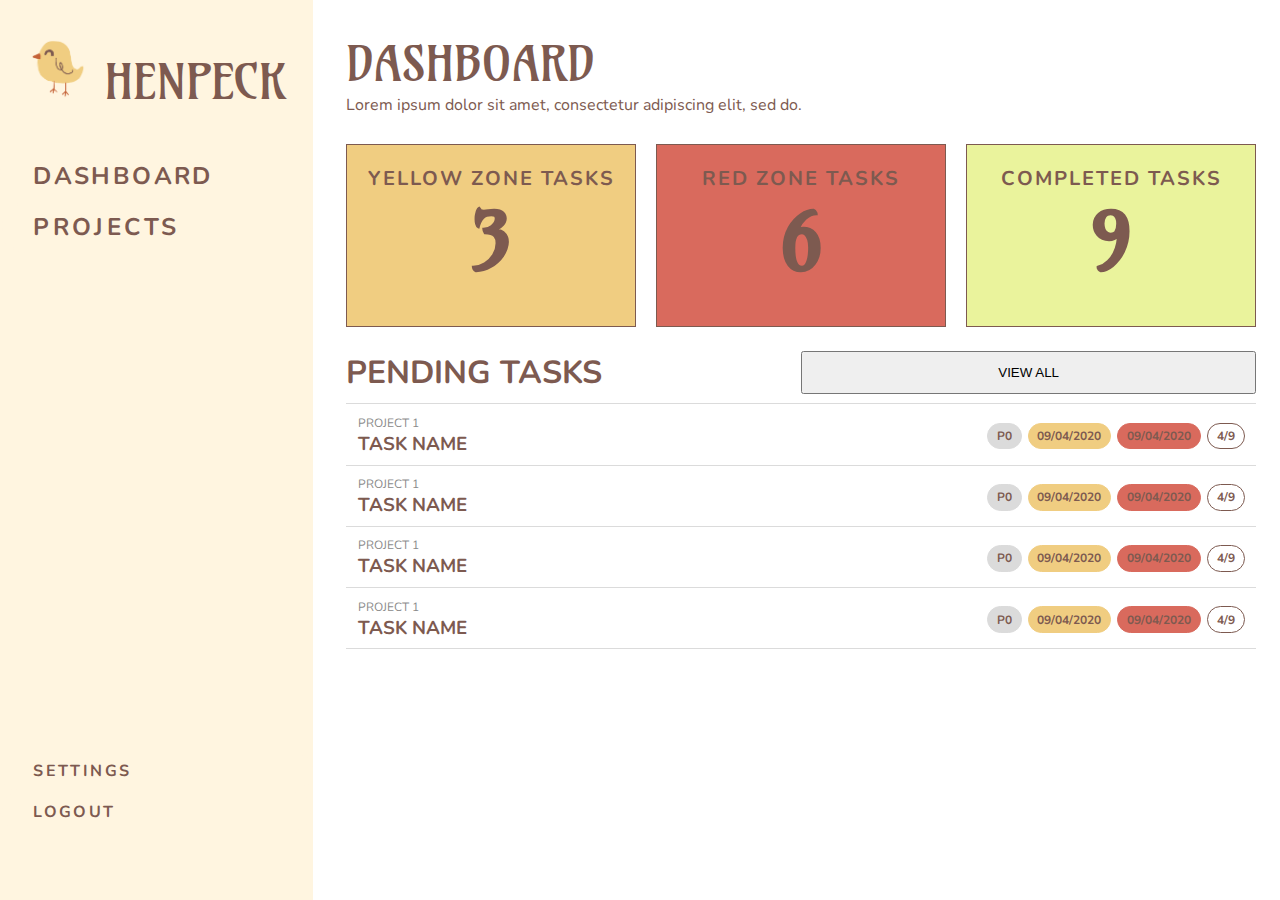
<file: index.html>
<!DOCTYPE html>
<html>
    <head>
        <meta charset='utf-8'>
        <meta http-equiv='X-UA-Compatible' content='IE=edge'>
        <title>Home | Henpeck</title>
        <link rel="stylesheet" type="text/css" href="styles/index.css">

        <!-- to connect sidebar-->
        <script src="https://ajax.googleapis.com/ajax/libs/jquery/3.6.3/jquery.min.js"></script>
        <script>
            $(document).ready(function() {
                $("#sidebar-placeholder").load("sidebar.html")
            })
        </script>

        <!-- Google Fonts stylesheets -->
        <link rel="preconnect" href="https://fonts.googleapis.com">
        <link rel="preconnect" href="https://fonts.gstatic.com" crossorigin>
        <link href="https://fonts.googleapis.com/css2?family=Amarante&family=Nunito:ital,wght@0,200..1000;1,200..1000&display=swap" rel="stylesheet">
    </head>

    <body>
        <div id="maingrid">
            <!-- Sidebar -->
            <div id="side">
                <div id="sidebar-placeholder"></div>
            </div>

            <!-- Main content -->
            <div id="main">
                <div id="dashboard">
                    <div id="title">DASHBOARD</div>
                    <div id="description">Lorem ipsum dolor sit amet, consectetur adipiscing elit, sed do.</div>
                    <div id="overview">
                        <div id="card" style="background-color: #f0cd81;">
                            <p>YELLOW ZONE TASKS</p>
                            <h1>3</h1>
                        </div>
                        <div id="card" style="background-color: #d96a5d;">
                            <p>RED ZONE TASKS</p>
                            <h1>6</h1>
                        </div>
                        <div id="card" style="background-color: #eaf39c;">
                            <p>COMPLETED TASKS</p>
                            <h1>9</h1>
                        </div>
                    </div>
                    <div id="pending">
                        <header>
                            <h1>PENDING TASKS</h1>
                            <button>VIEW ALL</button>
                        </header>
                        <div id="tasks">
                            <div class="task">
                                <div class="title">
                                    <p>PROJECT 1</p>
                                    <h3>TASK NAME</h3>
                                </div>
                                <div class="tags">
                                    <div class="priority">P0</div>
                                    <div class="yellow">09/04/2020</div>
                                    <div class="red">09/04/2020</div>
                                    <div class="progress">4/9</div>
                                </div>
                            </div>
                            <div class="task">
                                <div class="title">
                                    <p>PROJECT 1</p>
                                    <h3>TASK NAME</h3>
                                </div>
                                <div class="tags">
                                    <div class="priority">P0</div>
                                    <div class="yellow">09/04/2020</div>
                                    <div class="red">09/04/2020</div>
                                    <div class="progress">4/9</div>
                                </div>
                            </div>
                            <div class="task">
                                <div class="title">
                                    <p>PROJECT 1</p>
                                    <h3>TASK NAME</h3>
                                </div>
                                <div class="tags">
                                    <div class="priority">P0</div>
                                    <div class="yellow">09/04/2020</div>
                                    <div class="red">09/04/2020</div>
                                    <div class="progress">4/9</div>
                                </div>
                            </div>
                            <div class="task">
                                <div class="title">
                                    <p>PROJECT 1</p>
                                    <h3>TASK NAME</h3>
                                </div>
                                <div class="tags">
                                    <div class="priority">P0</div>
                                    <div class="yellow">09/04/2020</div>
                                    <div class="red">09/04/2020</div>
                                    <div class="progress">4/9</div>
                                </div>
                            </div>
                        </div>
                    </div>
                </div>
            </div>
        </div>
    </body>
</html>
</file>
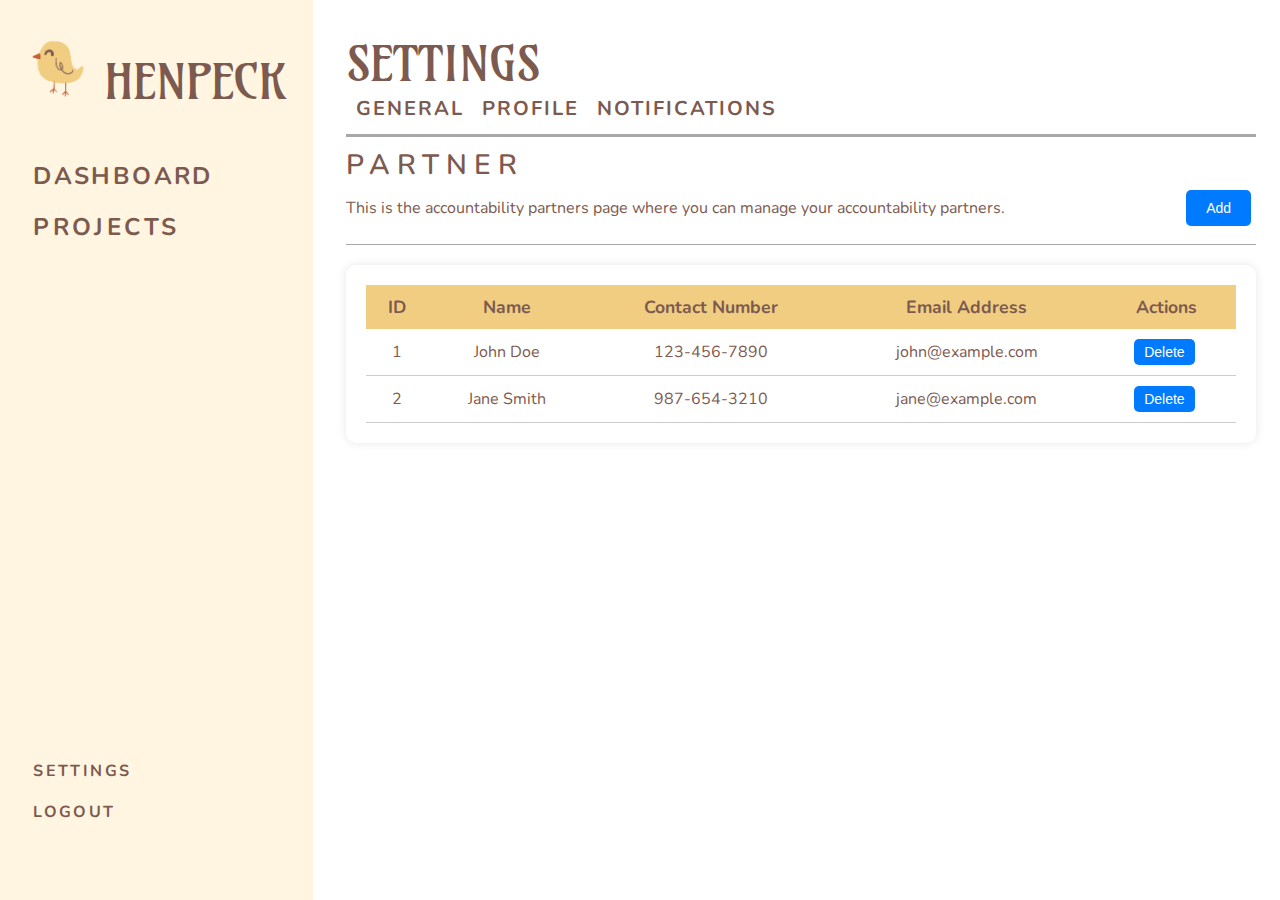
<file: acc-partner.html>
<!DOCTYPE html>
<html>
<head>
    <meta charset='utf-8'>
    <meta http-equiv='X-UA-Compatible' content='IE=edge'>
    <title>Accountability Partners | Henpeck</title>
    <link rel="stylesheet" type="text/css" href="styles/settings.css">
    <link rel="stylesheet" type="text/css" href="styles/acc-partner.css">

    <!-- to connect sidebar-->
    <script src="https://ajax.googleapis.com/ajax/libs/jquery/3.6.3/jquery.min.js"></script>
    <script>
        $(document).ready(function() {
            $("#sidebar-placeholder").load("sidebar.html")
            $("#settings-header-placeholder").load("settings-header.html")
        });

        // Function to show the "Add Partner" popup
        function showAddPartnerPopup() {
            $("#add-partner-popup").fadeIn();
        }

        // Function to hide the "Add Partner" popup
        function hideAddPartnerPopup() {
            $("#add-partner-popup").fadeOut();
        }

        // Function to show the "Verify Contact Details" popup
        function showVerifyContactDetailsPopup() {
            // Check if the form is complete
            if (isFormComplete()) {
                $("#verify-contact-details-popup").fadeIn();
                hideAddPartnerPopup(); // Hide "Add Partner" popup when showing verification popup
            } else {
                alert("Please fill out all fields before proceeding.");
            }
        }

        // Function to hide the "Verify Contact Details" popup
        function hideVerifyContactDetailsPopup() {
            $("#verify-contact-details-popup").fadeOut();
        }

        // Function to check if the form is complete
        function isFormComplete() {
            var name = $("#name").val();
            var contactNumber = $("#contact-number").val();
            var email = $("#email").val();
            return (name && contactNumber && email);
        }

        // Function to handle form submission for verifying contact details
        function verifyContactDetails() {
            var emailVerificationCode = $("#email-verification-code").val();
            var smsVerificationCode = $("#sms-verification-code").val();

            // Check if verification codes are valid
            if (emailVerificationCode === "1" && smsVerificationCode === "1") {
                // Add entry to table
                addPartnerEntry();
                hideVerifyContactDetailsPopup();
            } else {
                // Show error message
                $("#verification-error-message").fadeIn();
            }
        }

        // Function to add entry to table
        function addPartnerEntry() {
            // Retrieve form values
            var name = $("#name").val();
            var contactNumber = $("#contact-number").val();
            var email = $("#email").val();

            // Generate unique ID for new entry (you can use your own method here)
            var id = Math.floor(Math.random() * 1000);

            // Append new row to table
            $("tbody").append("<tr><td>" + id + "</td><td>" + name + "</td><td>" + contactNumber + "</td><td>" + email + "</td><td><button>Delete</button></td></tr>");
        }
    </script>

    <!-- Google Fonts stylesheets -->
    <link rel="preconnect" href="https://fonts.googleapis.com">
    <link rel="preconnect" href="https://fonts.gstatic.com" crossorigin>
    <link href="https://fonts.googleapis.com/css2?family=Amarante&family=Nunito:ital,wght@0,200..1000;1,200..1000&display=swap" rel="stylesheet">
</head>

<body>
<div id="maingrid">
    <!-- Sidebar -->
    <div id="side">
        <div id="sidebar-placeholder"></div>
    </div>
    <!-- Main content -->
    <div id="main">
        <div id="settings">
            <div id="settings-header">
                <div id="settings-header-placeholder"></div>
            </div>                    
            <div id="settings-body">
                <div id="location-description">
                    <span>This is the accountability partners page where you can manage your accountability partners.</span>
                    <button id="add-partner-btn" onclick="showAddPartnerPopup()">Add</button>
                </div>
                <div class="table-container">
                    <table>
                        <thead>
                            <tr>
                                <th>ID</th>
                                <th>Name</th>
                                <th>Contact Number</th>
                                <th>Email Address</th>
                                <th>Actions</th>
                            </tr>
                        </thead>
                        <tbody>
                            <!-- Placeholder rows -->
                            <tr>
                                <td>1</td>
                                <td>John Doe</td>
                                <td>123-456-7890</td>
                                <td>john@example.com</td>
                                <td>
                                    <button>Delete</button>
                                </td>
                            </tr>
                            <tr>
                                <td>2</td>
                                <td>Jane Smith</td>
                                <td>987-654-3210</td>
                                <td>jane@example.com</td>
                                <td>
                                    <button>Delete</button>
                                </td>
                            </tr>
                        </tbody>
                    </table>
                </div>
            </div>
        </div>
    </div>
</div>

<!-- Add Partner Popup -->
<div id="add-partner-popup">
    <div class="popup-content">
        <span class="close" onclick="hideAddPartnerPopup()">&times;</span>
        <h2>Add New Partner</h2>
        <form id="add-partner-form">
            <label for="name">Name:</label>
            <input type="text" id="name" name="name" required><br><br>
            <label for="contact-number">Contact Number:</label>
            <input type="text" id="contact-number" name="contact-number" required><br><br>
            <label for="email">Email Address:</label>
            <input type="email" id="email" name="email" required><br><br>
            <button type="button" onclick="hideAddPartnerPopup()">Cancel</button>
            <button type="button" onclick="showVerifyContactDetailsPopup()">Next</button>
        </form>
    </div>
</div>

<!-- Verify Contact Details Popup -->
<div id="verify-contact-details-popup">
    <div class="popup-content">
        <span class="close" onclick="hideVerifyContactDetailsPopup()">&times;</span>
        <h2>Verify Contact Details</h2>
        <p>A verification code has been sent to the email and contact number provided.</p>
        <form id="verify-contact-details-form" onsubmit="verifyContactDetails(); return false;">
            <label for="email-verification-code">Email Verification Code:</label>
            <input type="text" id="email-verification-code" name="email-verification-code" required><br><br>
            <label for="sms-verification-code">SMS Verification Code:</label>
            <input type="text" id="sms-verification-code" name="sms-verification-code" required><br><br>
            <button type="button" onclick="hideVerifyContactDetailsPopup()">Cancel</button>
            <button type="submit">Save</button>
        </form>
        <div id="verification-error-message" style="display: none; color: red; margin-top: 10px;">Invalid verification codes. Please try again.</div>
    </div>
</div>

</body>
</html>
</file>
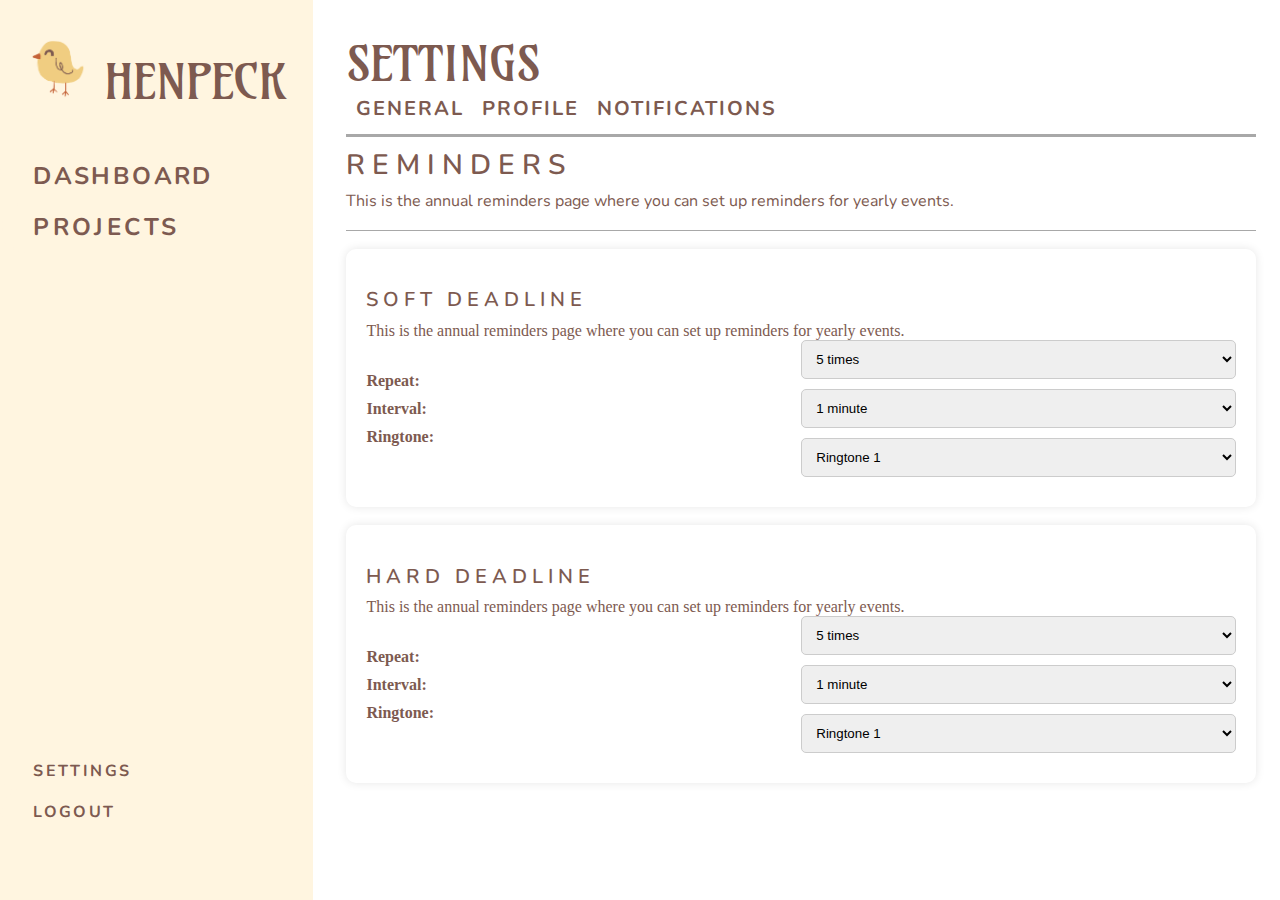
<file: ann-reminders.html>
<!DOCTYPE html>
<html lang="en">
<head>
    <meta charset="UTF-8">
    <meta name="viewport" content="width=device-width, initial-scale=1.0">
    <title>Annual Reminders | Henpeck</title>
    <link rel="stylesheet" type="text/css" href="styles/settings.css">
    <link rel="stylesheet" type="text/css" href="styles/ann-reminders.css">

    <!-- to connect sidebar-->
    <script src="https://ajax.googleapis.com/ajax/libs/jquery/3.6.3/jquery.min.js"></script>
    <script>
        $(document).ready(function() {
            $("#sidebar-placeholder").load("sidebar.html")
            $("#settings-header-placeholder").load("settings-header.html")
        });
    </script>

    <!-- Google Fonts stylesheets -->
    <link rel="preconnect" href="https://fonts.googleapis.com">
    <link rel="preconnect" href="https://fonts.gstatic.com" crossorigin>
    <link href="https://fonts.googleapis.com/css2?family=Amarante&family=Nunito:ital,wght@0,200..1000;1,200..1000&display=swap" rel="stylesheet">
</head>
<body>
    <div id="maingrid">
        <!-- Sidebar -->
        <div id="side">
            <div id="sidebar-placeholder"></div>
        </div>
        <!-- Main content -->
        <div id="main">
            <div id="settings">
                <div id="settings-header">
                    <div id="settings-header-placeholder"></div>
                </div>                    
                <div id="settings-body">
                    <div id="location-description">
                        <span>This is the annual reminders page where you can set up reminders for yearly events.</span>
                    </div>
                    <div class="reminder-container">
                        <div class="row-header">Soft Deadline</div>
                            <span>This is the annual reminders page where you can set up reminders for yearly events.</span>
                        <div class="row-content">
                            <div class="column">
                                <div class="row-title">Repeat:</div>
                                <div class="row-title">Interval:</div>
                                <div class="row-title">Ringtone:</div>
                            </div>
                            <div class="column">
                                <select>
                                    <option value="daily">5 times</option>
                                    <option value="weekly">10 times</option>
                                    <option value="monthly">15 times</option>
                                </select>
                                <select>
                                    <option value="1">1 minute</option>
                                    <option value="2">3 minutes</option>
                                    <option value="3">5 minutes</option>
                                    <option value="3">10 minutes</option>
                                </select>
                                <select>
                                    <option value="ringtone1">Ringtone 1</option>
                                    <option value="ringtone2">Ringtone 2</option>
                                    <option value="ringtone3">Ringtone 3</option>
                                </select>
                            </div>
                        </div>
                    </div>

                    <div class="reminder-container">
                        <div class="row-header">Hard Deadline</div>
                            <span>This is the annual reminders page where you can set up reminders for yearly events.</span>
                        <div class="row-content">
                            <div class="column">
                                <div class="row-title">Repeat:</div>
                                <div class="row-title">Interval:</div>
                                <div class="row-title">Ringtone:</div>
                            </div>
                            <div class="column">
                                <select>
                                    <option value="daily">5 times</option>
                                    <option value="weekly">10 times</option>
                                    <option value="monthly">15 times</option>
                                </select>
                                <select>
                                    <option value="1">1 minute</option>
                                    <option value="2">3 minutes</option>
                                    <option value="3">5 minutes</option>
                                    <option value="3">10 minutes</option>
                                </select>
                                <select>
                                    <option value="ringtone1">Ringtone 1</option>
                                    <option value="ringtone2">Ringtone 2</option>
                                    <option value="ringtone3">Ringtone 3</option>
                                </select>
                            </div>
                        </div>
                    </div>
                </div>
            </div>
        </div>
    </div>
</body>
</html>
</file>
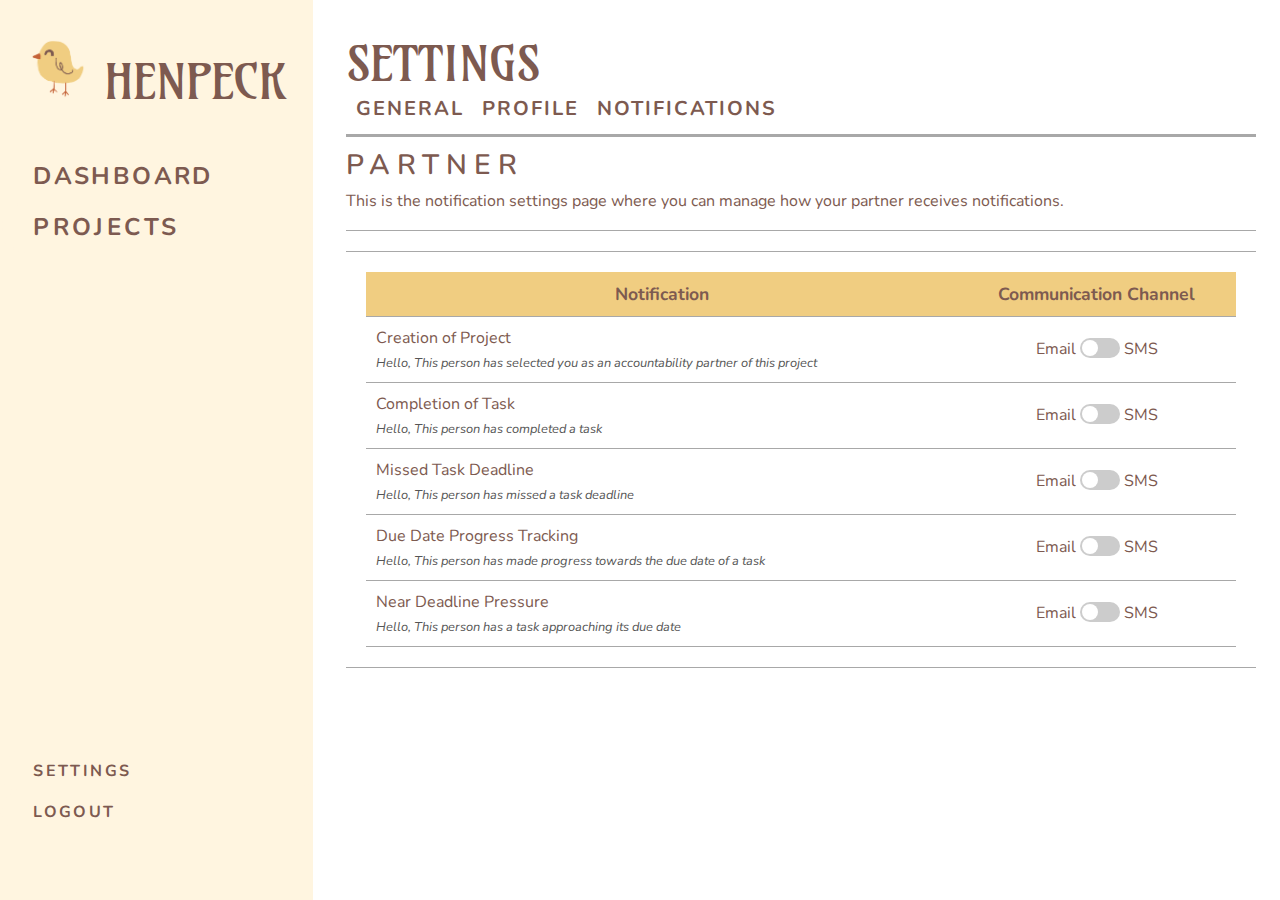
<file: notify-partner.html>
<!DOCTYPE html>
<html>
<head>
    <meta charset='utf-8'>
    <meta http-equiv='X-UA-Compatible' content='IE=edge'>
    <title>Notify Partner | Henpeck</title>
    <link rel="stylesheet" type="text/css" href="styles/settings.css">
    <link rel="stylesheet" type="text/css" href="styles/notify-partner.css">

    <!-- to connect sidebar-->
    <script src="https://ajax.googleapis.com/ajax/libs/jquery/3.6.3/jquery.min.js"></script>
    <script>
        $(document).ready(function() {
            $("#sidebar-placeholder").load("sidebar.html")
            $("#settings-header-placeholder").load("settings-header.html")
        })
    </script>

    <!-- Google Fonts stylesheets -->
    <link rel="preconnect" href="https://fonts.googleapis.com">
    <link rel="preconnect" href="https://fonts.gstatic.com" crossorigin>
    <link href="https://fonts.googleapis.com/css2?family=Amarante&family=Nunito:ital,wght@0,200..1000;1,200..1000&display=swap" rel="stylesheet">
</head>

<body>
<div id="maingrid">
    <!-- Sidebar -->
    <div id="side">
        <div id="sidebar-placeholder"></div>
    </div>
    <!-- Main content -->
    <div id="main">
        <div id="settings">
            <div id="settings-header">
                <div id="settings-header-placeholder"></div>
            </div>                    
            <div id="settings-body">
                <div id="location-description">
                    This is the notification settings page where you can manage how your partner receives notifications.
                </div>
                <div class="table-container">
                    <table>
                        <thead>
                            <tr>
                                <th>Notification</th>
                                <th>Communication Channel</th>
                            </tr>
                        </thead>
                        <tbody>
                            <tr>
                                <td>Creation of Project<br><span class="desc">Hello, This person has selected you as an accountability partner of this project</span></td>
                                <td>
                                    <label class="label-left">Email</label>
                                    <label class="switch"><input type="checkbox"><span class="slider round"></span></label>
                                    <label class="label-right">SMS</label>
                                </td>
                            </tr>
                            <tr>
                                <td>Completion of Task<br><span class="desc">Hello, This person has completed a task</span></td>
                                <td>
                                    <label class="label-left">Email</label>
                                    <label class="switch"><input type="checkbox"><span class="slider round"></span></label>
                                    <label class="label-right">SMS</label>
                                </td>
                            </tr>
                            <tr>
                                <td>Missed Task Deadline<br><span class="desc">Hello, This person has missed a task deadline</span></td>
                                <td>
                                    <label class="label-left">Email</label>
                                    <label class="switch"><input type="checkbox"><span class="slider round"></span></label>
                                    <label class="label-right">SMS</label>
                                </td>
                            </tr>
                            <tr>
                                <td>Due Date Progress Tracking<br><span class="desc">Hello, This person has made progress towards the due date of a task</span></td>
                                <td>
                                    <label class="label-left">Email</label>
                                    <label class="switch"><input type="checkbox"><span class="slider round"></span></label>
                                    <label class="label-right">SMS</label>
                                </td>
                            </tr>
                            <tr>
                                <td>Near Deadline Pressure<br><span class="desc">Hello, This person has a task approaching its due date</span></td>
                                <td>
                                    <label class="label-left">Email</label>
                                    <label class="switch"><input type="checkbox"><span class="slider round"></span></label>
                                    <label class="label-right">SMS</label>
                                </td>
                            </tr>
                        </tbody>
                    </table>
                </div>
            </div>
        </div>
    </div>
</div>

</body>
</html>
</file>
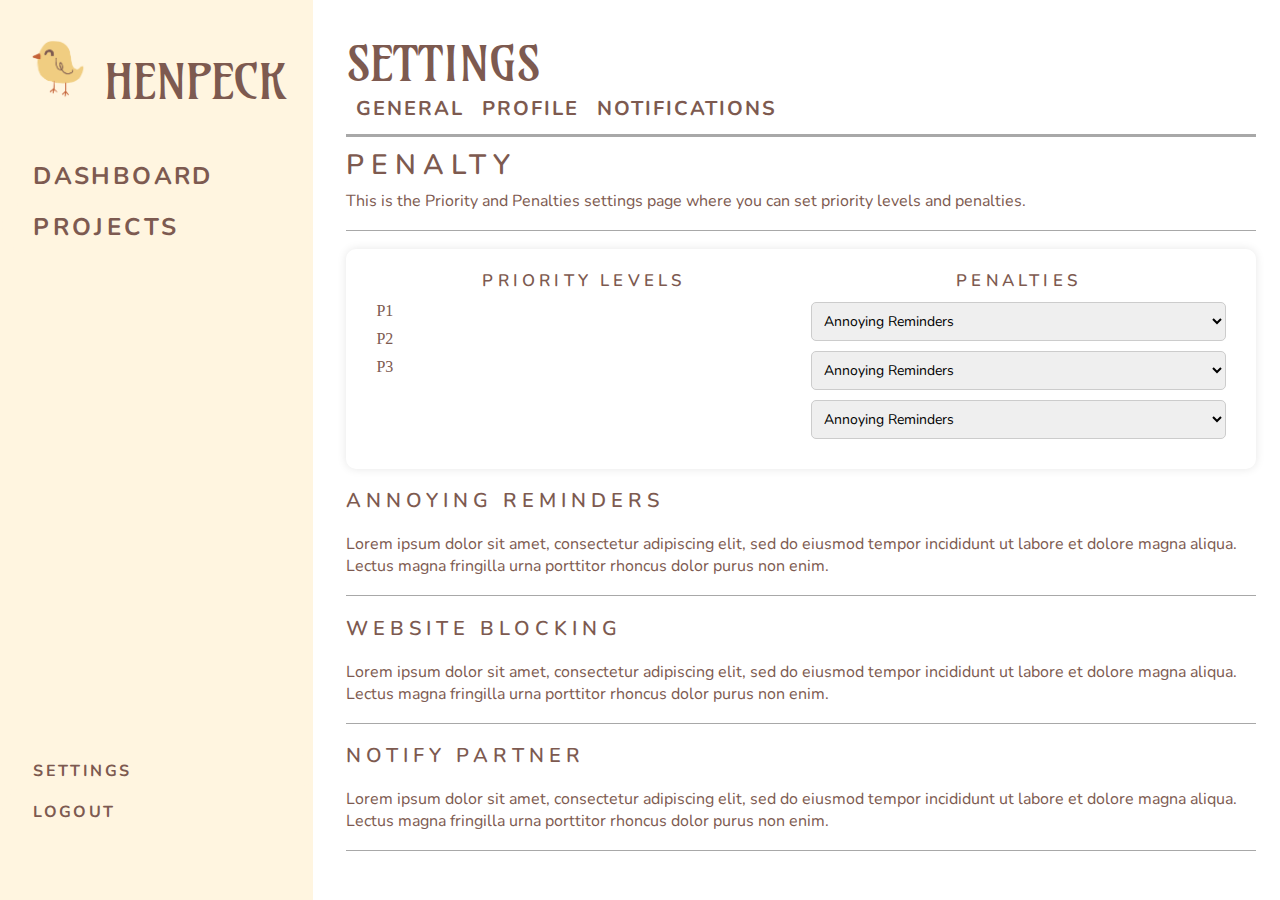
<file: priority-penalty.html>
<!DOCTYPE html>
<html>
<head>
    <meta charset='utf-8'>
    <meta http-equiv='X-UA-Compatible' content='IE=edge'>
    <title>Priority and Penalties | Henpeck</title>
    <link rel="stylesheet" type="text/css" href="styles/settings.css">
    <link rel="stylesheet" type="text/css" href="styles/priority-penalty.css">

    <!-- to connect sidebar-->
    <script src="https://ajax.googleapis.com/ajax/libs/jquery/3.6.3/jquery.min.js"></script>
    <script>
        $(document).ready(function() {
            $("#sidebar-placeholder").load("sidebar.html")
            $("#settings-header-placeholder").load("settings-header.html")
        })
    </script>

    <!-- Google Fonts stylesheets -->
    <link rel="preconnect" href="https://fonts.googleapis.com">
    <link rel="preconnect" href="https://fonts.gstatic.com" crossorigin>
    <link href="https://fonts.googleapis.com/css2?family=Amarante&family=Nunito:ital,wght@0,200..1000;1,200..1000&display=swap" rel="stylesheet">
</head>

<body>
<div id="maingrid">
    <!-- Sidebar -->
    <div id="side">
        <div id="sidebar-placeholder"></div>
    </div>
    <!-- Main content -->
    <div id="main">
        <div id="settings">
            <div id="settings-header">
                <div id="settings-header-placeholder"></div>
            </div>                    
            <div id="settings-body">
                <div id="location-description">
                    This is the Priority and Penalties settings page where you can set priority levels and penalties.
                </div>
                <div class="setting-container">
                    <div class="column">
                        <div class="row-title">Priority Levels</div>
                        <div class="priority-list">
                            <div class="priority-row">P1</div>
                            <div class="priority-row">P2</div>
                            <div class="priority-row">P3</div>
                        </div>
                    </div>
                    <div class="column">
                        <div class="row-title">Penalties</div>
                        <div class="penalty-list">
                            <div class="penalty-row">
                                <select>
                                    <option value="annoying-reminders">Annoying Reminders</option>
                                    <option value="website-blocking">Website Blocking</option>
                                    <option value="notify-partner">Notify Partner</option>
                                </select>
                            </div>
                            <div class="penalty-row">
                                <select>
                                    <option value="annoying-reminders">Annoying Reminders</option>
                                    <option value="website-blocking">Website Blocking</option>
                                    <option value="notify-partner">Notify Partner</option>
                                </select>
                            </div>
                            <div class="penalty-row">
                                <select>
                                    <option value="annoying-reminders">Annoying Reminders</option>
                                    <option value="website-blocking">Website Blocking</option>
                                    <option value="notify-partner">Notify Partner</option>
                                </select>
                            </div>
                        </div>
                    </div>
                </div>
                <div id="rows">
                    <a href="ann-reminders.html" class="row-title">
                        ANNOYING REMINDERS
                    </a>
                    <div id="description">
                        Lorem ipsum dolor sit amet, consectetur adipiscing elit, sed do eiusmod tempor incididunt ut labore et dolore magna aliqua. Lectus magna fringilla urna porttitor rhoncus dolor purus non enim.
                    </div>
                    <a href="web-block.html" class="row-title">
                        WEBSITE BLOCKING
                    </a>
                    <div id="description">
                        Lorem ipsum dolor sit amet, consectetur adipiscing elit, sed do eiusmod tempor incididunt ut labore et dolore magna aliqua. Lectus magna fringilla urna porttitor rhoncus dolor purus non enim.
                    </div>
                    <a href="notify-partner.html" class="row-title">
                        NOTIFY PARTNER
                    </a>
                    <div id="description">
                        Lorem ipsum dolor sit amet, consectetur adipiscing elit, sed do eiusmod tempor incididunt ut labore et dolore magna aliqua. Lectus magna fringilla urna porttitor rhoncus dolor purus non enim.
                    </div>
                </div>
            </div>
        </div>
    </div>
</div>
</body>
</html>
</file>
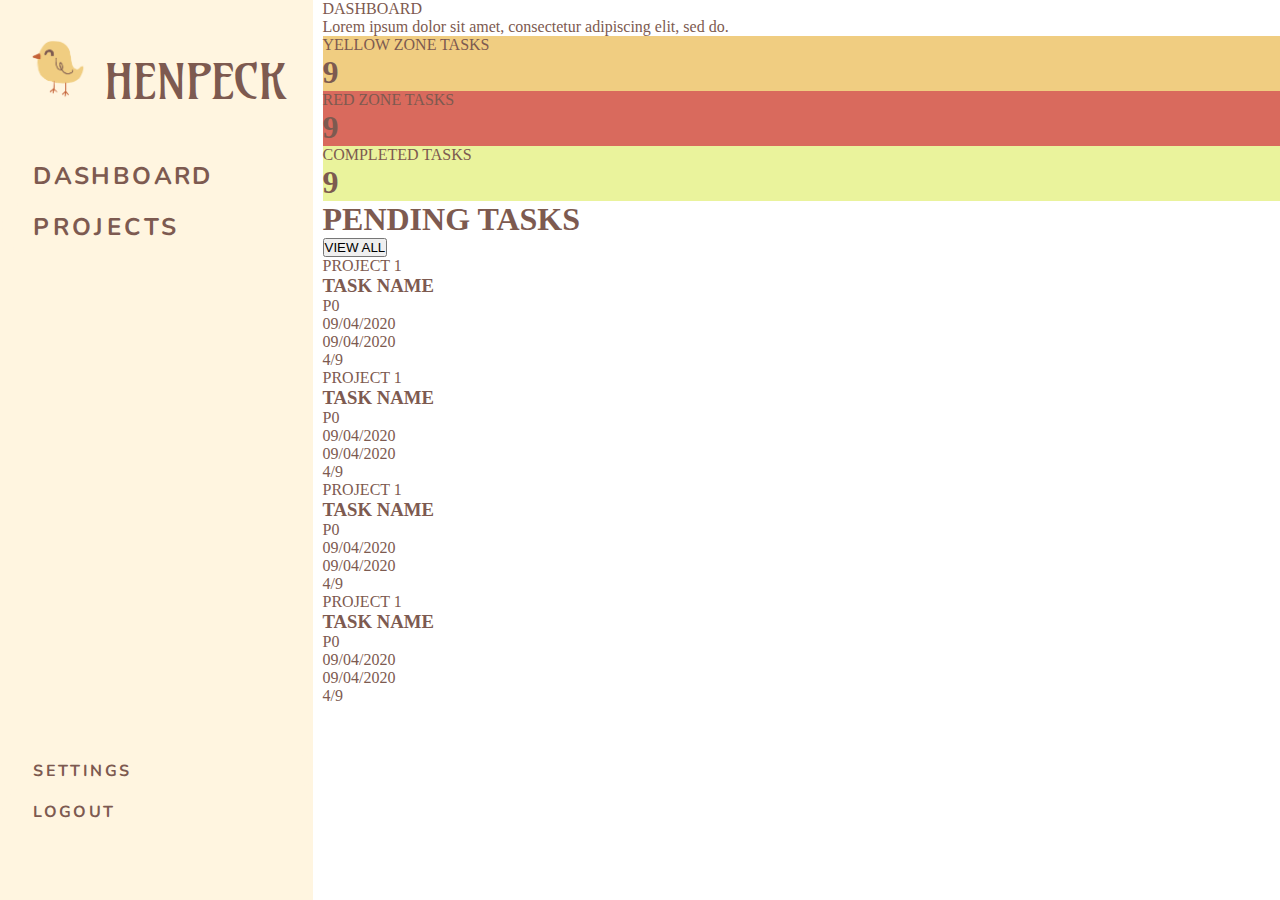
<file: project1.html>
<!DOCTYPE html>
<html>
    <head>
        <meta charset='utf-8'>
        <meta http-equiv='X-UA-Compatible' content='IE=edge'>
        <title>Home | Henpeck</title>
        <link rel="stylesheet" type="text/css" href="styles/project1.css">

        <!-- to connect sidebar-->
        <script src="https://ajax.googleapis.com/ajax/libs/jquery/3.6.3/jquery.min.js"></script>
        <script>
            $(document).ready(function() {
                $("#sidebar-placeholder").load("sidebar.html")
            })
        </script>

        <!-- Google Fonts stylesheets -->
        <link rel="preconnect" href="https://fonts.googleapis.com">
        <link rel="preconnect" href="https://fonts.gstatic.com" crossorigin>
        <link href="https://fonts.googleapis.com/css2?family=Amarante&family=Nunito:ital,wght@0,200..1000;1,200..1000&display=swap" rel="stylesheet">
    </head>

    <body>
        <div id="maingrid">
            <!-- Sidebar -->
            <div id="side">
                <div id="sidebar-placeholder"></div>
            </div>

            <!-- Main content -->
            <div id="main">
                <div id="project-flex">
                    <div id="title">DASHBOARD</div>
                    <div id="description">Lorem ipsum dolor sit amet, consectetur adipiscing elit, sed do.</div>
                    <div id="overview">
                        <div id="card" style="background-color: #f0cd81;">
                            <p>YELLOW ZONE TASKS</p>
                            <h1>9</h1>
                        </div>
                        <div id="card" style="background-color: #d96a5d;">
                            <p>RED ZONE TASKS</p>
                            <h1>9</h1>
                        </div>
                        <div id="card" style="background-color: #eaf39c;">
                            <p>COMPLETED TASKS</p>
                            <h1>9</h1>
                        </div>
                    </div>
                    <div id="pending">
                        <header>
                            <h1>PENDING TASKS</h1>
                            <button>VIEW ALL</button>
                        </header>
                        <div id="tasks">
                            <div class="task">
                                <div class="title">
                                    <p>PROJECT 1</p>
                                    <h3>TASK NAME</h3>
                                </div>
                                <div class="tags">
                                    <div class="priority">P0</div>
                                    <div class="yellow">09/04/2020</div>
                                    <div class="red">09/04/2020</div>
                                    <div class="progress">4/9</div>
                                </div>
                            </div>
                            <div class="task">
                                <div class="title">
                                    <p>PROJECT 1</p>
                                    <h3>TASK NAME</h3>
                                </div>
                                <div class="tags">
                                    <div class="priority">P0</div>
                                    <div class="yellow">09/04/2020</div>
                                    <div class="red">09/04/2020</div>
                                    <div class="progress">4/9</div>
                                </div>
                            </div>
                            <div class="task">
                                <div class="title">
                                    <p>PROJECT 1</p>
                                    <h3>TASK NAME</h3>
                                </div>
                                <div class="tags">
                                    <div class="priority">P0</div>
                                    <div class="yellow">09/04/2020</div>
                                    <div class="red">09/04/2020</div>
                                    <div class="progress">4/9</div>
                                </div>
                            </div>
                            <div class="task">
                                <div class="title">
                                    <p>PROJECT 1</p>
                                    <h3>TASK NAME</h3>
                                </div>
                                <div class="tags">
                                    <div class="priority">P0</div>
                                    <div class="yellow">09/04/2020</div>
                                    <div class="red">09/04/2020</div>
                                    <div class="progress">4/9</div>
                                </div>
                            </div>
                        </div>
                    </div>
                </div>
            </div>
        </div>
    </body>
</html>
</file>
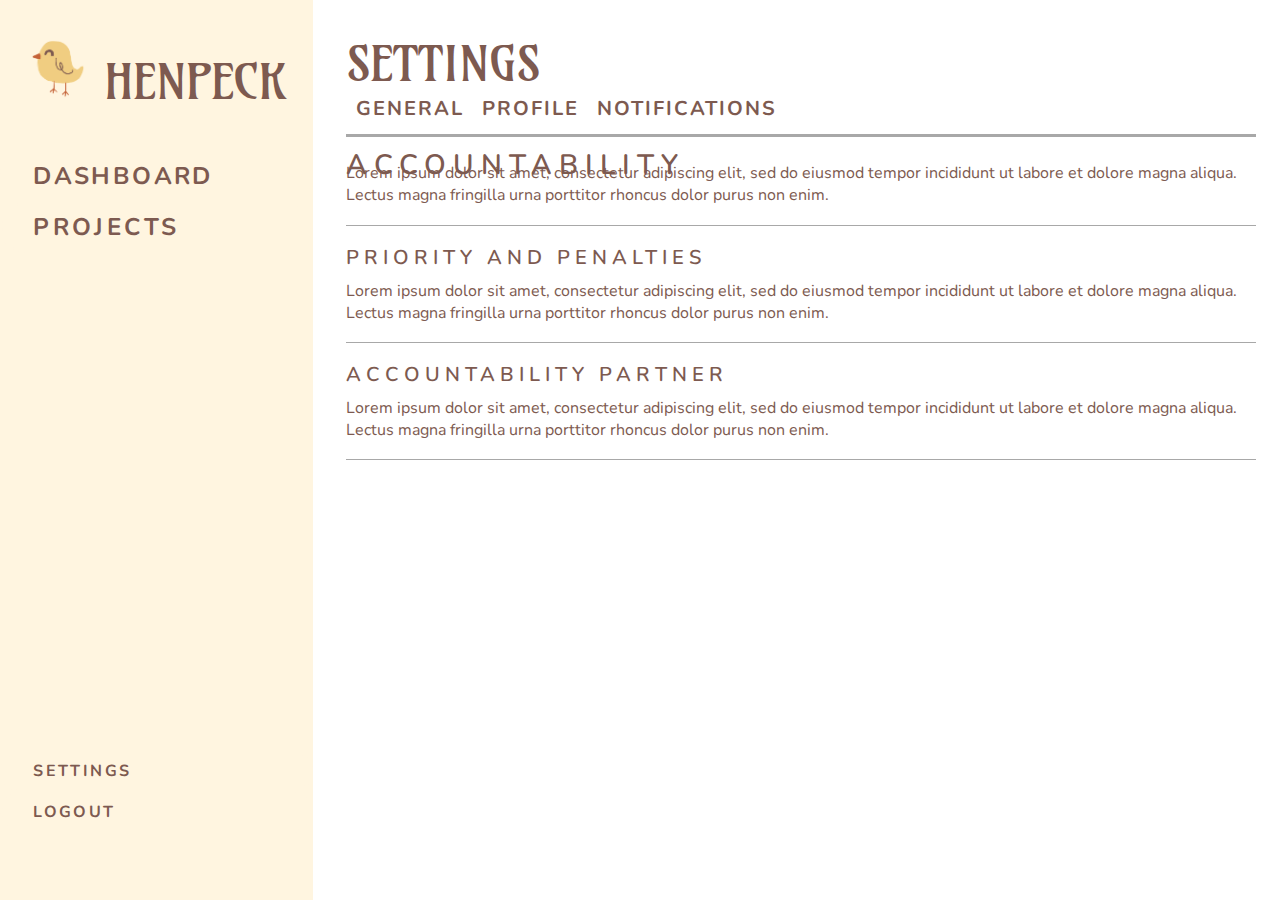
<file: settings-accountability.html>
<!DOCTYPE html>
<html>
    <head>
        <meta charset='utf-8'>
        <meta http-equiv='X-UA-Compatible' content='IE=edge'>
        <title>Home | Henpeck</title>
        <link rel="stylesheet" type="text/css" href="styles/settings.css">

        <!-- to connect sidebar-->
        <script src="https://ajax.googleapis.com/ajax/libs/jquery/3.6.3/jquery.min.js"></script>
        <script>
            $(document).ready(function() {
                $("#sidebar-placeholder").load("sidebar.html")
                $("#settings-header-placeholder").load("settings-header.html")
            })
        </script>

        <!-- Google Fonts stylesheets -->
        <link rel="preconnect" href="https://fonts.googleapis.com">
        <link rel="preconnect" href="https://fonts.gstatic.com" crossorigin>
        <link href="https://fonts.googleapis.com/css2?family=Amarante&family=Nunito:ital,wght@0,200..1000;1,200..1000&display=swap" rel="stylesheet">
    </head>

    <body>
        <div id="maingrid">
            <!-- Sidebar -->
            <div id="side">
                <div id="sidebar-placeholder"></div>
            </div>
            <!-- Main content -->
            <div id="main">
                <div id="settings">
                    <div id="settings-header">
                        <div id="settings-header-placeholder"></div>
                    </div>                    
                    <div id="settings-body">
                        <div id="description">
                            Lorem ipsum dolor sit amet, consectetur adipiscing elit, sed do eiusmod tempor incididunt ut labore et dolore magna aliqua. Lectus magna fringilla urna porttitor rhoncus dolor purus non enim.
                        </div>
                        <div id="rows">
                            <a href="#" class="row-title">
                                PRIORITY AND PENALTIES
                            </a>
                            <div id="description">
                                Lorem ipsum dolor sit amet, consectetur adipiscing elit, sed do eiusmod tempor incididunt ut labore et dolore magna aliqua. Lectus magna fringilla urna porttitor rhoncus dolor purus non enim.
                            </div>
                            <a href="#" class="row-title">
                                ACCOUNTABILITY PARTNER
                            </a>
                            <div id="description">
                                Lorem ipsum dolor sit amet, consectetur adipiscing elit, sed do eiusmod tempor incididunt ut labore et dolore magna aliqua. Lectus magna fringilla urna porttitor rhoncus dolor purus non enim.
                            </div>
                        </div>
                    </div>
                </div>
            </div>
        </div>
    </body>
</html>
</file>
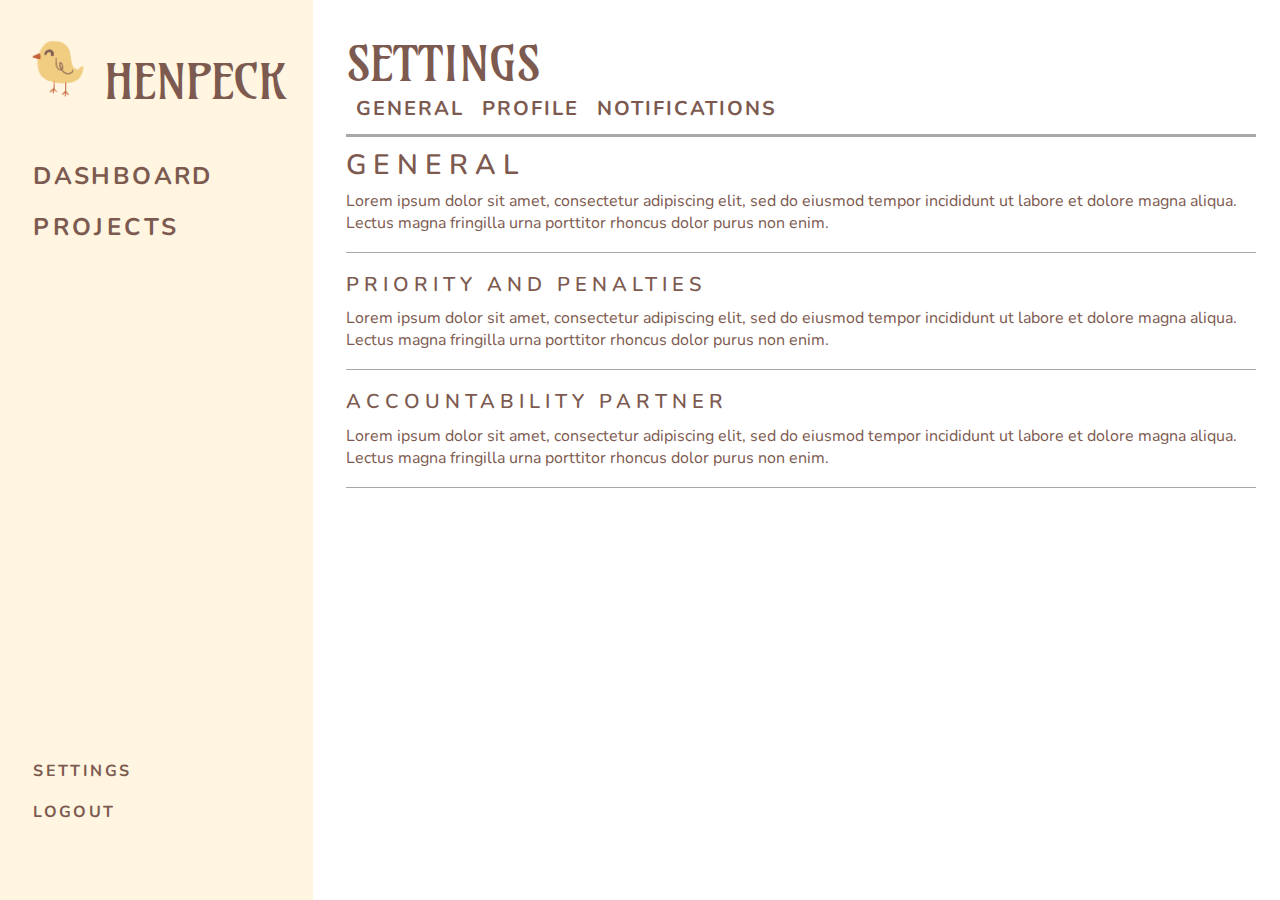
<file: settings-general.html>
<!DOCTYPE html>
<html>
    <head>
        <meta charset='utf-8'>
        <meta http-equiv='X-UA-Compatible' content='IE=edge'>
        <title>Home | Henpeck</title>
        <link rel="stylesheet" type="text/css" href="styles/settings.css">

        <!-- to connect sidebar-->
        <script src="https://ajax.googleapis.com/ajax/libs/jquery/3.6.3/jquery.min.js"></script>
        <script>
            $(document).ready(function() {
                $("#sidebar-placeholder").load("sidebar.html")
                $("#settings-header-placeholder").load("settings-header.html")
            })
        </script>

        <!-- Google Fonts stylesheets -->
        <link rel="preconnect" href="https://fonts.googleapis.com">
        <link rel="preconnect" href="https://fonts.gstatic.com" crossorigin>
        <link href="https://fonts.googleapis.com/css2?family=Amarante&family=Nunito:ital,wght@0,200..1000;1,200..1000&display=swap" rel="stylesheet">
    </head>

    <body>
        <div id="maingrid">
            <!-- Sidebar -->
            <div id="side">
                <div id="sidebar-placeholder"></div>
            </div>
            <!-- Main content -->
            <div id="main">
                <div id="settings">
                    <div id="settings-header">
                        <div id="settings-header-placeholder"></div>
                    </div>                    
                    <div id="settings-body">
                        <div id="location-description">
                            Lorem ipsum dolor sit amet, consectetur adipiscing elit, sed do eiusmod tempor incididunt ut labore et dolore magna aliqua. Lectus magna fringilla urna porttitor rhoncus dolor purus non enim.
                        </div>
                        <div id="rows">
                            <a href="priority-penalty.html" class="row-title">
                                PRIORITY AND PENALTIES
                            </a>
                            <div id="description">
                                Lorem ipsum dolor sit amet, consectetur adipiscing elit, sed do eiusmod tempor incididunt ut labore et dolore magna aliqua. Lectus magna fringilla urna porttitor rhoncus dolor purus non enim.
                            </div>
                            <a href="acc-partner.html" class="row-title">
                                ACCOUNTABILITY PARTNER
                            </a>
                            <div id="description">
                                Lorem ipsum dolor sit amet, consectetur adipiscing elit, sed do eiusmod tempor incididunt ut labore et dolore magna aliqua. Lectus magna fringilla urna porttitor rhoncus dolor purus non enim.
                            </div>
                        </div>
                    </div>
                </div>
            </div>
        </div>
    </body>
</html>
</file>
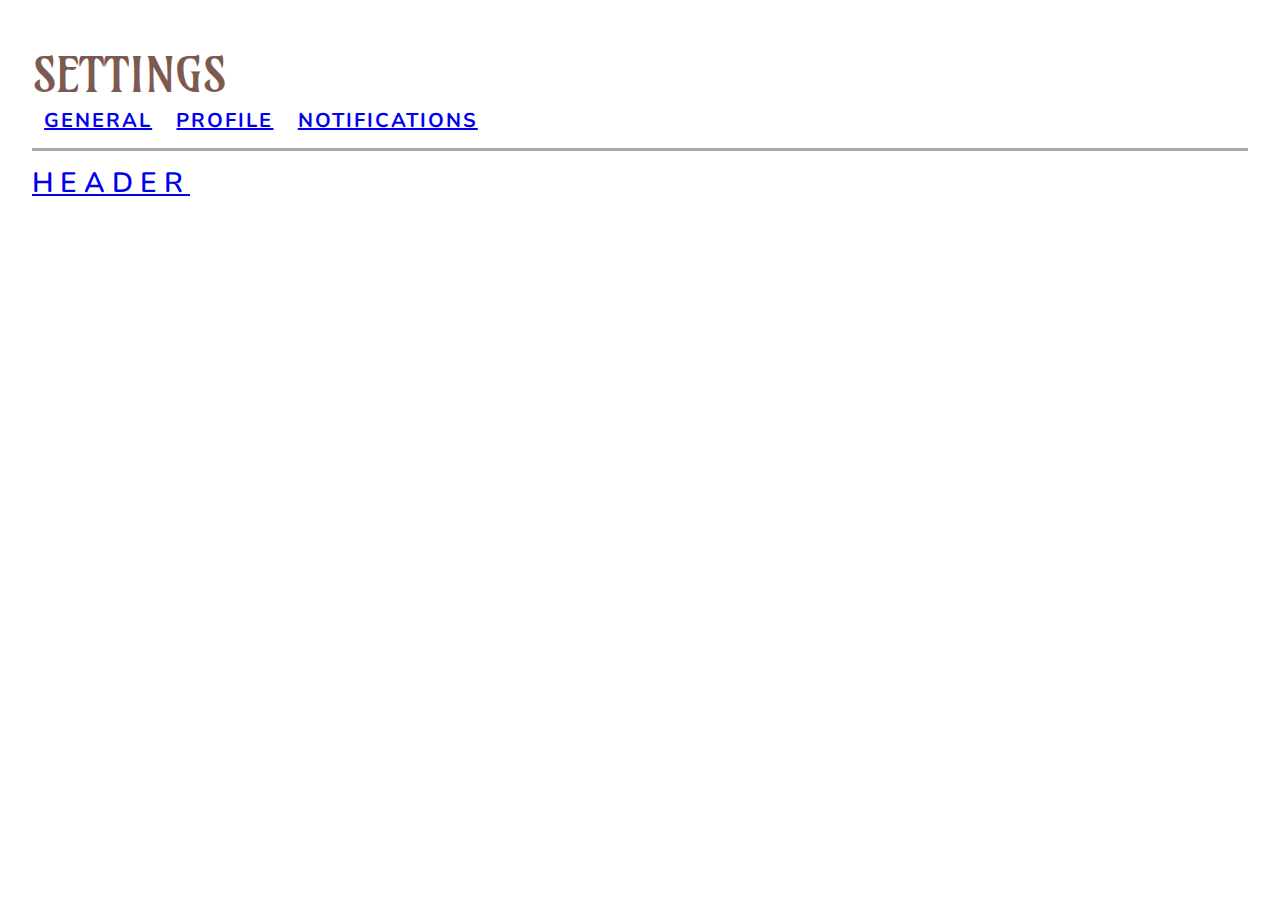
<file: settings-header.html>
<!DOCTYPE html>
<html>
<head>
    <meta charset='utf-8'>
    <meta http-equiv='X-UA-Compatible' content='IE=edge'>
    <title>Home | Henpeck</title>
    <link rel="stylesheet" type="text/css" href="styles/settings.css">

    <!-- to connect sidebar-->
    <script src="https://ajax.googleapis.com/ajax/libs/jquery/3.6.3/jquery.min.js"></script>
    <script>
        $(document).ready(function() {
            $("#sidebar-placeholder").load("sidebar.html");

            // Add click event handler for options
            $(".option").click(function() {
                var optionText = $(this).text().toUpperCase();
                $("#path .location").text(optionText);
                window.location.href = "settings-" + $(this).text().toLowerCase() + ".html";
                return false; // Prevent default link behavior
            });

            // Set initial path based on the current page
            var currentPath = window.location.pathname.split("/").pop().split("-").pop().split(".")[0].toUpperCase();
            $("#path .location").text(currentPath);
        });
    </script>

    <!-- Google Fonts stylesheets -->
    <link rel="preconnect" href="https://fonts.googleapis.com">
    <link rel="preconnect" href="https://fonts.gstatic.com" crossorigin>
    <link href="https://fonts.googleapis.com/css2?family=Amarante&family=Nunito:ital,wght@0,200..1000;1,200..1000&display=swap" rel="stylesheet">
</head>

<body>
    <div id="settings-header">
        <div id="title">
            SETTINGS
        </div>
        <div id="options">
            <a href="#" class="option">GENERAL</a>
            <a href="#" class="option">PROFILE</a>
            <a href="#" class="option">NOTIFICATIONS</a>
        </div>
        <div id="first">
            <div id="path">
                <a href="#" class="location"></a>
            </div>
        </div>
    </div>
</body>
</html>
</file>
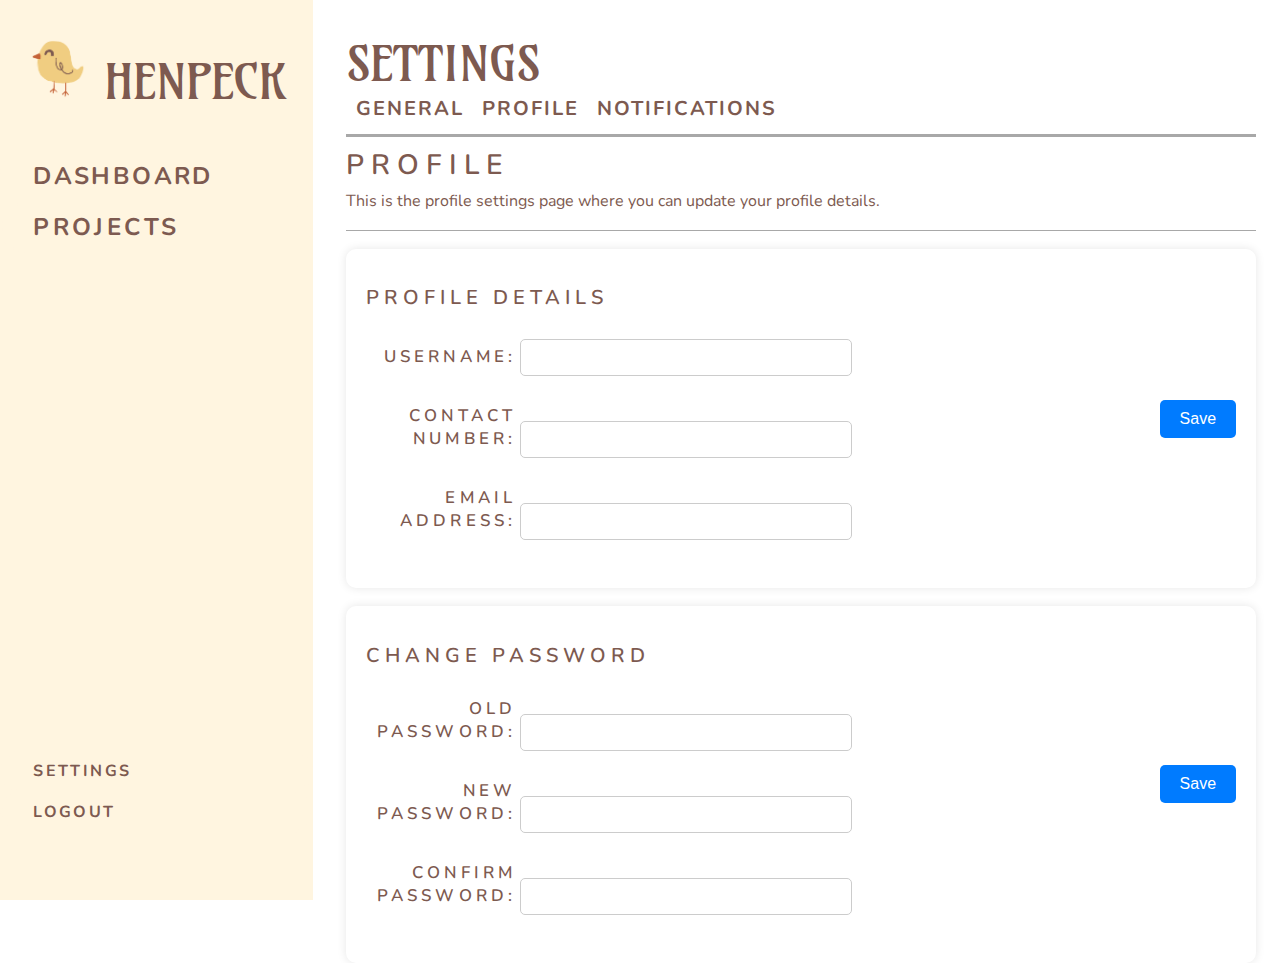
<file: settings-profile.html>
<!DOCTYPE html>
<html>
<head>
    <meta charset='utf-8'>
    <meta http-equiv='X-UA-Compatible' content='IE=edge'>
    <title>Profile Settings | Henpeck</title>
    <link rel="stylesheet" type="text/css" href="styles/settings.css">
    <link rel="stylesheet" type="text/css" href="styles/profile.css">

    <!-- to connect sidebar-->
    <script src="https://ajax.googleapis.com/ajax/libs/jquery/3.6.3/jquery.min.js"></script>
    <script>
        $(document).ready(function() {
            $("#sidebar-placeholder").load("sidebar.html")
            $("#settings-header-placeholder").load("settings-header.html")
        })
    </script>

    <!-- Google Fonts stylesheets -->
    <link rel="preconnect" href="https://fonts.googleapis.com">
    <link rel="preconnect" href="https://fonts.gstatic.com" crossorigin>
    <link href="https://fonts.googleapis.com/css2?family=Amarante&family=Nunito:ital,wght@0,200..1000;1,200..1000&display=swap" rel="stylesheet">
</head>

<body>
<div id="maingrid">
    <!-- Sidebar -->
    <div id="side">
        <div id="sidebar-placeholder"></div>
    </div>
    <!-- Main content -->
    <div id="main">
        <div id="settings">
            <div id="settings-header">
                <div id="settings-header-placeholder"></div>
            </div>                    
            <div id="settings-body">
                <div id="location-description">
                    This is the profile settings page where you can update your profile details.
                </div>

                <div class="setting-container">
                    <div class="form-column">
                        <div class="row-header">Profile Details</div>
                        <form id="profile-form">
                            <label for="username" class="row-title">Username:</label>
                            <input type="text" id="username" name="username"><br><br>
                            <label for="contact-number" class="row-title">Contact Number:</label>
                            <input type="text" id="contact-number" name="contact-number"><br><br>
                            <label for="email" class="row-title">Email Address:</label>
                            <input type="email" id="email" name="email"><br><br>
                        </form>
                    </div>
                    <div class="button-column">
                        <button type="button" id="save-profile">Save</button>
                    </div>
                </div>
                
                <div class="setting-container">
                    <div class="form-column">
                        <div class="row-header">Change password</div>
                        <form id="profile-form">
                            <label for="username" class="row-title">old password:</label>
                            <input type="text" id="username" name="username"><br><br>
                            <label for="contact-number" class="row-title">new password:</label>
                            <input type="text" id="contact-number" name="contact-number"><br><br>
                            <label for="email" class="row-title">confirm password:</label>
                            <input type="email" id="email" name="email"><br><br>
                        </form>
                    </div>
                    <div class="button-column">
                        <button type="button" id="save-profile">Save</button>
                    </div>
                </div>
                
            </div>
        </div>
    </div>
</div>
</body>
</html>
</file>
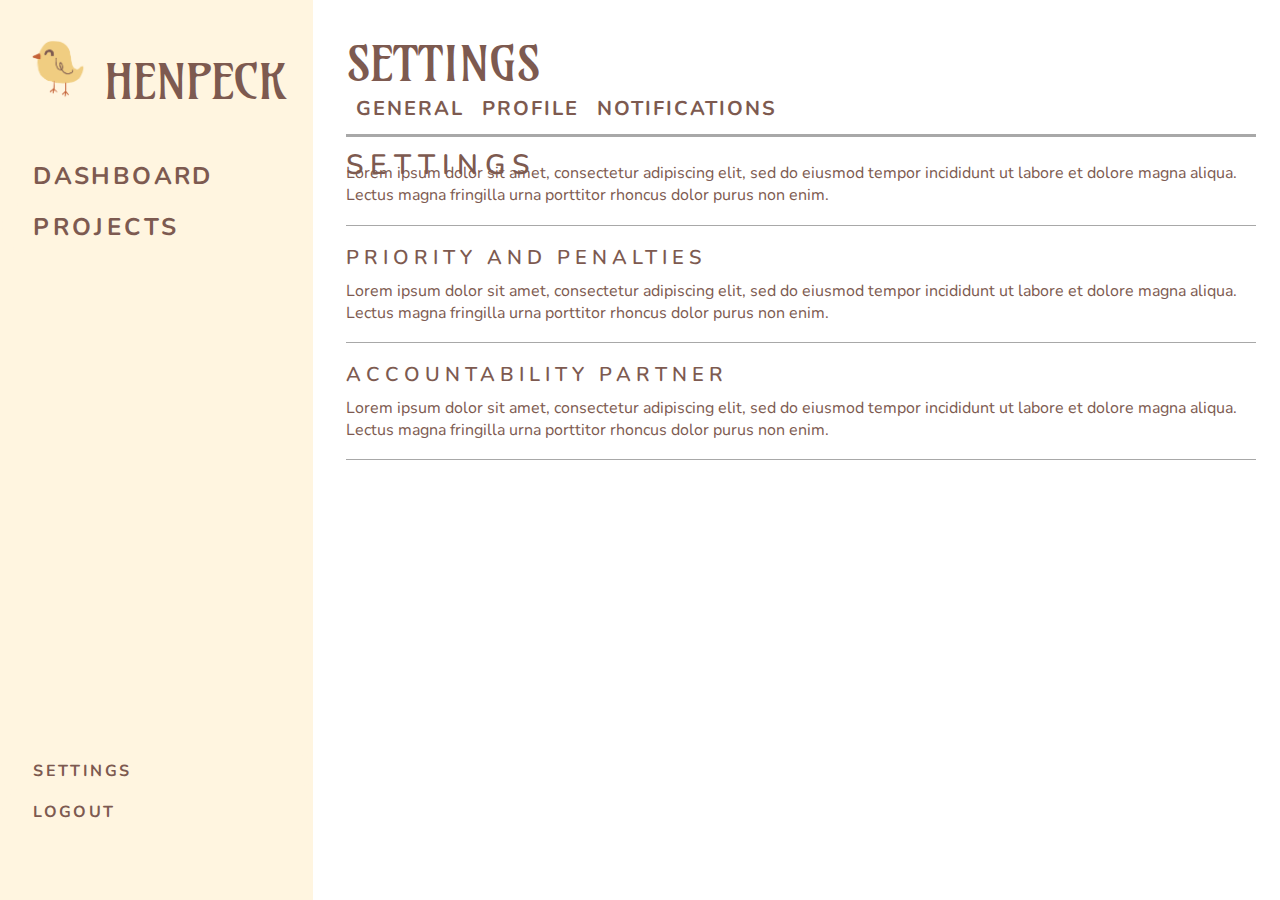
<file: settings.html>
<!DOCTYPE html>
<html>
    <head>
        <meta charset='utf-8'>
        <meta http-equiv='X-UA-Compatible' content='IE=edge'>
        <title>Home | Henpeck</title>
        <link rel="stylesheet" type="text/css" href="styles/settings.css">

        <!-- to connect sidebar-->
        <script src="https://ajax.googleapis.com/ajax/libs/jquery/3.6.3/jquery.min.js"></script>
        <script>
            $(document).ready(function() {
                $("#sidebar-placeholder").load("sidebar.html")
                $("#settings-header-placeholder").load("settings-header.html")
            })
        </script>

        <!-- Google Fonts stylesheets -->
        <link rel="preconnect" href="https://fonts.googleapis.com">
        <link rel="preconnect" href="https://fonts.gstatic.com" crossorigin>
        <link href="https://fonts.googleapis.com/css2?family=Amarante&family=Nunito:ital,wght@0,200..1000;1,200..1000&display=swap" rel="stylesheet">
    </head>

    <body>
        <div id="maingrid">
            <!-- Sidebar -->
            <div id="side">
                <div id="sidebar-placeholder"></div>
            </div>
            <!-- Main content -->
            <div id="main">
                <div id="settings">
                    <div id="settings-header">
                        <div id="settings-header-placeholder"></div>
                    </div>                    
                    <div id="settings-body">
                        <div id="description">
                            Lorem ipsum dolor sit amet, consectetur adipiscing elit, sed do eiusmod tempor incididunt ut labore et dolore magna aliqua. Lectus magna fringilla urna porttitor rhoncus dolor purus non enim.
                        </div>
                        <div id="rows">
                            <a href="#" class="row-title">
                                PRIORITY AND PENALTIES
                            </a>
                            <div id="description">
                                Lorem ipsum dolor sit amet, consectetur adipiscing elit, sed do eiusmod tempor incididunt ut labore et dolore magna aliqua. Lectus magna fringilla urna porttitor rhoncus dolor purus non enim.
                            </div>
                            <a href="settings-accountability.html" class="row-title">
                                ACCOUNTABILITY PARTNER
                            </a>
                            <div id="description">
                                Lorem ipsum dolor sit amet, consectetur adipiscing elit, sed do eiusmod tempor incididunt ut labore et dolore magna aliqua. Lectus magna fringilla urna porttitor rhoncus dolor purus non enim.
                            </div>
                        </div>
                    </div>
                </div>
            </div>
        </div>
    </body>
</html>
</file>
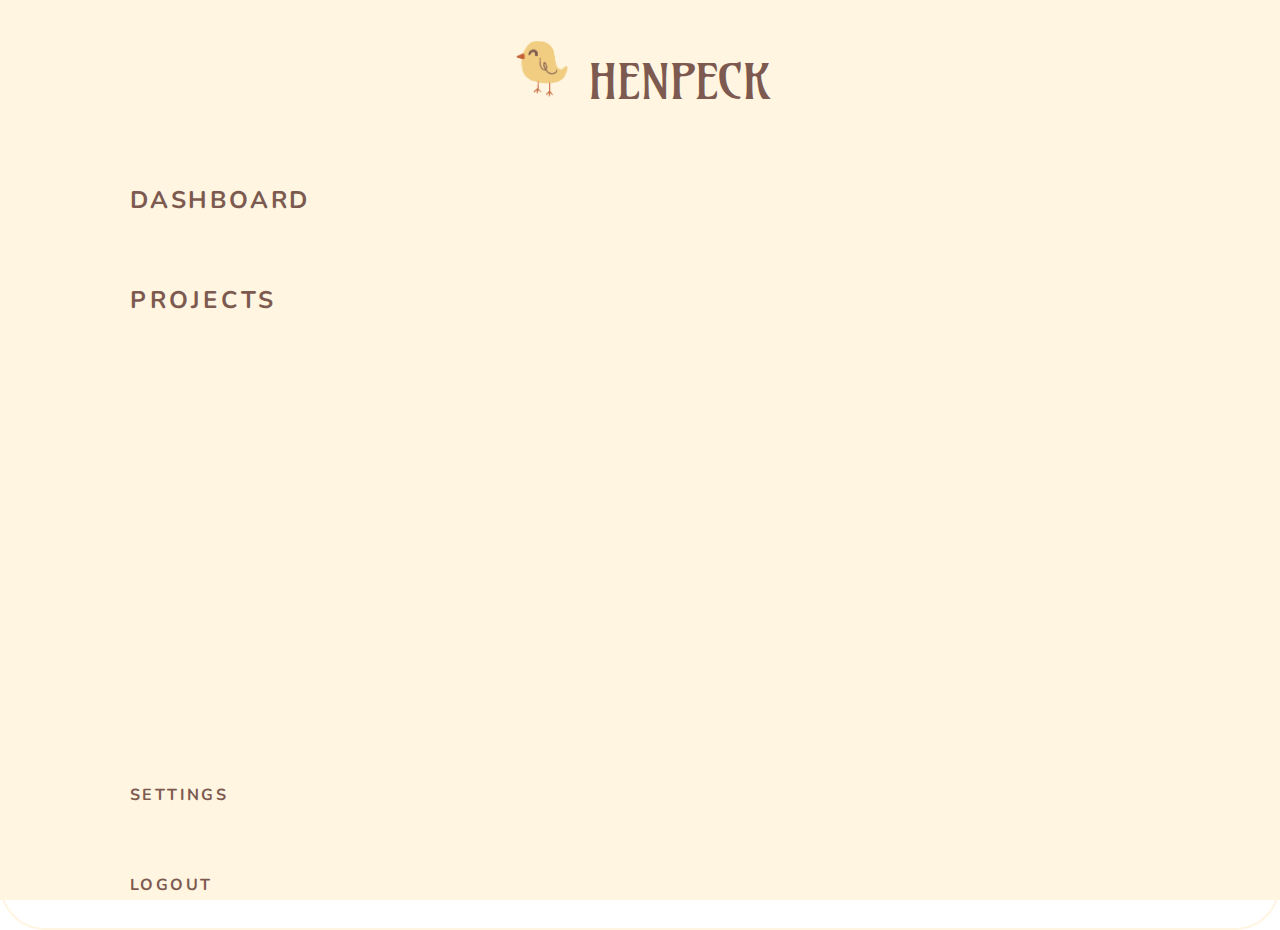
<file: sidebar.html>
<!DOCTYPE html>
<html>
    <head>
        <meta charset='utf-8'>
        <meta http-equiv='X-UA-Compatible' content='IE=edge'>
        <title>Home | Henpeck</title>
        <link rel="stylesheet" type="text/css" href="styles/sidebar.css">

        <script>
            var dropdown = document.getElementsByClassName("dropdown-btn");
            var i;

            for (i = 0; i < dropdown.length; i++) {
            dropdown[i].addEventListener("click", function() {
                this.classList.toggle("active");
                var dropdownContent = this.nextElementSibling;
                if (dropdownContent.style.display === "block") {
                dropdownContent.style.display = "none";
                } else {
                dropdownContent.style.display = "block";
                }
            });
            }
        </script>

        <!-- Google Fonts stylesheets -->
        <link rel="preconnect" href="https://fonts.googleapis.com">
        <link rel="preconnect" href="https://fonts.gstatic.com" crossorigin>
        <link href="https://fonts.googleapis.com/css2?family=Amarante&display=swap" rel="stylesheet">
    </head>

    <body>
        <div id="sidebar-grid">
            <header>
                <a href="index.html"><img src = "images/logo.png" alt="Henpeck Logo" width = 60px height = 60px>
                HENPECK</a>
            </header>
            <nav>
                <a href="index.html"><h1>DASHBOARD</h1></a>
                <button class="dropdown-btn">
                    PROJECTS
                    <i class="fa fa-caret-down"></i>
                </button>
                <div class="projects-container">
                    <a href="project1.html">PROJECT 1</a><br>
                    <a href="#">PROJECT 2</a><br>
                    <a href="#" id="ADD">+</a>
                </div>
            </nav>
            <footer>
                <a href="settings-general.html"><h3>SETTINGS</h3></a>
                <a href="#"></a><h3>LOGOUT</h3></a>
            </footer>
        </div>
    </body>
</html>
</file>
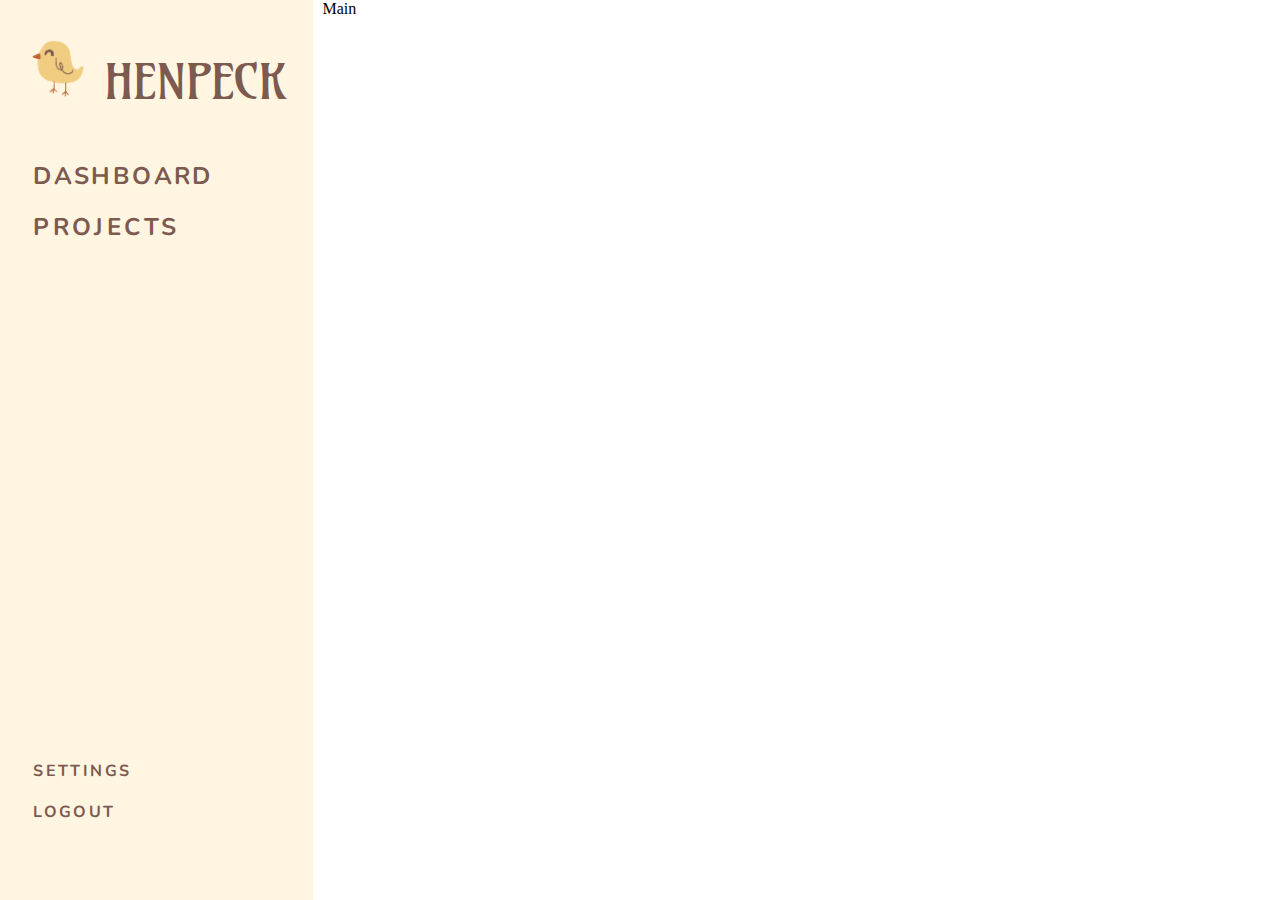
<file: template.html>
<!DOCTYPE html>
<html>
    <head>
        <meta charset='utf-8'>
        <meta http-equiv='X-UA-Compatible' content='IE=edge'>
        <title>Home | Henpeck</title>
        <link rel="stylesheet" type="text/css" href="styles/index.css">

        <!-- to connect sidebar-->
        <script src="https://ajax.googleapis.com/ajax/libs/jquery/3.6.3/jquery.min.js"></script>
        <script>
            $(document).ready(function() {
                $("#sidebar-placeholder").load("sidebar.html")
            })
        </script>

        <!-- Google Fonts stylesheets -->
        <link rel="preconnect" href="https://fonts.googleapis.com">
        <link rel="preconnect" href="https://fonts.gstatic.com" crossorigin>
        <link href="https://fonts.googleapis.com/css2?family=Amarante&family=Nunito:ital,wght@0,200..1000;1,200..1000&display=swap" rel="stylesheet">
    </head>

    <body>
        <div id="maingrid">
            <!-- Sidebar -->
            <div id="side">
                <div id="sidebar-placeholder"></div>
            </div>

            <!-- Main content -->
            <div id="main">
                Main
            </div>
        </div>
    </body>
</html>
</file>
<file: styles/index.css>
@import url('https://fonts.googleapis.com/css2?family=Amarante&family=Nunito:ital,wght@0,200..1000;1,200..1000&display=swap');

* {
    margin: 0;
    padding: 0;
}

#maingrid > #side {
    grid-area: side;
    grid-column: col-start / span 3;
    grid-row: 1 / span 12;
}

#maingrid > #main {
    grid-area: cont;
    grid-column: col-start 4 / span 9;
    grid-row: 1 / span 12;
}

#maingrid {
    display: grid;
    grid-template-columns: repeat(12, [col-start] 1fr);
    gap: 10px;
    width: 100vw;
    height: 100vh;
}

#dashboard {
    display: flex;
    flex-wrap: wrap;
    flex-direction: column;
    justify-content: flex-start;
    align-content: stretch;
    width: 100%;
    height: 100%;
    color: #7d5a50;
}

#dashboard #title {
    font-family: "Amarante", sans-serif;
    font-size: 3em;
    text-align: start;
    margin-top: 3.5%;
    padding-left: 2.5%;
}

#dashboard #description {
    font-family: "Nunito", sans-serif;
    font-size: 1em;
    text-align: start;
    padding-left: 2.5%;
}

#overview {
    display: grid;
    grid-template-columns: repeat(3, 1fr);
    justify-content: center;
    margin-top: 3%;
    margin-left: 2.5%;
    margin-right: 2.5%;
    margin-bottom: 2.5%;
    gap: 20px;
}

#overview #card {
    text-align: center;
    border: 1px solid #7d5a50;
}

#overview #card p {
    font-family: "Nunito", sans-serif;
    font-weight: 700;
    font-size: 1.25em;
    padding: 7% 4% 0% 4%;
    margin: 0;
    letter-spacing: 0.1em;
}

#overview #card h1 {
    font-family: "Amarante", sans-serif;
    font-size: 5em;
    font-weight: 700;
    padding: 0% 7% 4% 7%;
    margin: 0;
    text-shadow: #c29f6d;
}

#pending {
    padding-left: 2.5%;
    padding-right: 2.5%;
}

#pending header {
    font-family: "Nunito", sans-serif;
    display: grid;
    grid-template-columns: 1fr 1fr;
    padding-bottom: 1%;
    border-bottom: 1px solid #dbdbdb;
}

#pending #tasks {
    font-family: "Nunito", sans-serif;
    display: flex;
    flex-wrap: wrap;
    flex-direction: column;
    justify-content: flex-start;
}

.task {
    display: grid;
    grid-template-columns: 1fr 1fr;
    border-bottom: 1px solid #dbdbdb;
    padding-top: 1%;
    padding-bottom: 1%;
}

.task .title {
    display: flex;
    flex-direction: column;
    justify-content: center;
    font-family: "Nunito", sans-serif;
    text-align: start;
    padding-left: 2.5%;
}

.task .title p {
    color: #8a8a8a;
    font-size: 0.75em;
}

.task .tags {
    display: flex;
    flex-direction: row;
    justify-content: flex-end;
    align-items: center;
    font-family: "Nunito", sans-serif;
    text-align: center;
    padding-right: 2.5%;
    color: #7d5a50;
    font-weight: bold;
    margin-top: 2%;
    margin-bottom: 2%;
    column-gap: 6px;
}

.task .tags .priority {
    font-size: 0.75em;
    background-color: #dbdbdb;
    border: 1px solid #dbdbdb;
    border-radius: 60px;
    padding: 1% 2%;
}

.task .tags .yellow {
    font-size: 0.75em;
    background-color: #f0cd81;
    border: 1px solid #f0cd81;
    border-radius: 60px;
    padding: 1% 2%;
}

.task .tags .red {
    font-size: 0.75em;
    background-color: #d96a5d;
    border: 1px solid #d96a5d;
    border-radius: 60px;
    padding: 1% 2%;
}

.task .tags .progress {
    font-size: 0.75em;
    border: 1px solid #7d5a50;
    border-radius: 60px;
    padding: 1% 2%;
}

/*
#maingrid {
    display: grid;
    width: 100%;
    height: 100vh;
    grid-template-areas: "side cont"
                         "side cont"
                         "side cont";
    grid-template-columns: 1fr 3fr;
    grid-template-rows: auto;
  }
*/
</file>
<file: styles/settings.css>
@import url('https://fonts.googleapis.com/css2?family=Amarante&family=Nunito:ital,wght@0,200..1000;1,200..1000&display=swap');

* {
    margin: 0;
    padding: 0;
}

#maingrid > #side {
    grid-area: side;
    grid-column: col-start / span 3;
    grid-row: 1 / span 12;
}

#maingrid > #main {
    grid-area: cont;
    grid-column: col-start 4 / span 9;
    grid-row: 1 / span 12;
}

#maingrid {
    display: grid;
    grid-template-columns: repeat(12, [col-start] 1fr);
    gap: 10px;
    width: 100vw;
    height: 100vh;
}

#settings {
    display: flex;
    flex-wrap: wrap;
    flex-direction: column;
    justify-content: flex-start;
    align-content: stretch;
    width: 100%;
    height: 100%;
    color: #7d5a50;
}

#settings-header {
    display: flex;
    flex-wrap: wrap;
    flex-direction: column;
    justify-content: flex-start;
    color:#7d5a50;
    margin-bottom: 1%;
}

#settings-header #title {
    font-family: "Amarante", sans-serif;
    font-size: 3em;
    text-align: start;
    margin-top: 3.5%;
    padding-left: 2.5%;
}

#settings-header #options {
    font-family:"Nunito", sans-serif;
    display: flex;
    flex-direction: row;
    justify-content: flex-start;
    font-size: 1.25em;
    text-align: start;
    font-weight: bold;
    letter-spacing: 0.1em;
    margin-left: 2.5%;
    margin-right: 2.5%;
    padding-bottom: 1%;
    border-bottom: 3px solid #a8a8a8;
}

#settings a {
    text-decoration: none;
    color: #7d5a50;
}

#settings-header #options .option {
    border-radius: 60px;
    align-self: center;
    padding: 0.5% 1%;
    display: inline-block;
    width: fit-content;
}

.option:hover {
    background-color: #f7e5bc;
    cursor: pointer;
}

#settings-header #first {
    padding-top: 1%;
    padding-left: 2.5%;
    font-family: "Nunito", sans-serif;
    font-size: 1.75em;
    font-weight: 600;
    display: grid;
    grid-template-columns: repeat(9, 1fr);
    grid-template-rows: 10px;
    letter-spacing: 0.25em;
    
}

#settings-header #first #path {
    grid-column: 1 / span 9;
    display: inline-content;
    height: fit-content;
}

#settings-header #first #path .location {
    width: fit-content;
    display: inline-block;
    line-height: 1;
}

#settings-header #first #path .location:hover {
    color: #c29f6d;
    cursor: pointer;
    background-color: #ffffff;
}

#settings-body {
    padding: 2.5%;
}

#description {
    font-family: "Nunito", sans-serif;
    font-size: 1em;
    text-align: start;
    padding-bottom: 2%;
    border-bottom: 1px solid #a8a8a8;
}

#location-description{
    font-family: "Nunito", sans-serif;
    font-size: 1em;
    text-align: start;
    padding-bottom: 2%;
    border-bottom: 1px solid #a8a8a8;
    padding-top: 3%;

}

#settings-body #rows {
    grid-column: 1 / span 2;
    display: flex;
    flex-wrap: wrap;
    flex-direction: row;
    justify-content: flex-start;
}

#settings-body #rows .row-title {
    font-family: "Nunito", sans-serif;
    font-size: 1.25em;
    font-weight: 600;
    letter-spacing: 0.25em;
    padding-top: 2%;
    padding-bottom: 1%;
    width: fit-content;
}

#settings-body #rows .row-title:hover {
    color: #c29f6d;
    cursor: pointer;
    background-color: #ffffff;
}
</file>
<file: styles/acc-partner.css>
/* acc-partner.css */

#location-description {
    display: flex;
    align-items: center;
    justify-content: space-between;
    margin-bottom: 20px;
}

#location-description button#add-partner-btn {
    padding: 10px 20px;
    background-color: #007bff;
    color: #fff;
    border: none;
    border-radius: 5px;
    cursor: pointer;
}

#location-description button#add-partner-btn:hover {
    background-color: #0056b3;
}

.table-container {
    margin: 0 auto; /* Center the table horizontally */
    border-radius: 10px;
    background-color: #ffffff;
    box-shadow: 0 0 10px rgba(0, 0, 0, 0.1);
    padding: 20px;
}

table {
    width: 100%;
    border-collapse: collapse;
    text-align: center; /* Center align table content */
}

thead th {
    background-color: #f0cd81;
    color: #7d5a50;
    font-family: "Nunito", sans-serif;
    font-size: 1.1em;
    font-weight: bold;
    text-align: center;
    padding: 10px;
}

tbody td {
    font-family: "Nunito", sans-serif;
    font-size: 1em;
    padding: 10px;
    border-bottom: 1px solid #ccc;
}

tbody td:last-child {
    text-align: center;
}

button {
    padding: 5px 10px;
    margin-right: 5px;
    border: none;
    border-radius: 5px;
    background-color: #007bff;
    color: #ffffff;
    cursor: pointer;
    font-size: 14px;
}

button:hover {
    background-color: #0056b3;
}

/* acc-partner.css */

/* Add Partner Popup Styles */
#add-partner-popup {
    display: none;
    position: fixed;
    z-index: 9999;
    left: 0;
    top: 0;
    width: 100%;
    height: 100%;
    background-color: rgba(0,0,0,0.5);
}

.popup-content {
    background-color: #fefefe;
    margin: 15% auto;
    padding: 20px;
    border-radius: 10px;
    box-shadow: 0 0 10px rgba(0, 0, 0, 0.3);
    width: 50%;
    max-width: 500px;
}

.close {
    color: #aaa;
    float: right;
    font-size: 28px;
    font-weight: bold;
}

.close:hover,
.close:focus {
    color: black;
    text-decoration: none;
    cursor: pointer;
}

#add-partner-form label {
    display: block;
    font-weight: bold;
    margin-bottom: 5px;
}

#add-partner-form input[type="text"],
#add-partner-form input[type="email"] {
    width: 90%;
    padding: 10px;
    margin-bottom: 10px;
    border-radius: 5px;
    border: 1px solid #ccc;
}

#add-partner-form button {
    padding: 10px 20px;
    margin-right: 10px;
    border: none;
    border-radius: 5px;
    cursor: pointer;
    font-size: 16px;
}

#add-partner-form button[type="submit"] {
    background-color: #007bff;
    color: #fff;
}

#add-partner-form button[type="submit"]:hover {
    background-color: #0056b3;
}

#add-partner-form button[type="button"] {
    background-color: #f0cd81;
    color: #7d5a50;
}

#add-partner-form button[type="button"]:hover {
    background-color: #e0bb61;
}

/* Verify Contact Details Popup Styles */
#verify-contact-details-popup {
    display: none;
    position: fixed;
    z-index: 9999;
    left: 0;
    top: 0;
    width: 100%;
    height: 100%;
    background-color: rgba(0,0,0,0.5);
}

#verify-contact-details-popup .popup-content {
    background-color: #fefefe;
    margin: 15% auto;
    padding: 20px;
    border-radius: 10px;
    box-shadow: 0 0 10px rgba(0, 0, 0, 0.3);
    width: 50%;
    max-width: 500px;
}

#verify-contact-details-popup .close {
    color: #aaa;
    float: right;
    font-size: 28px;
    font-weight: bold;
}

#verify-contact-details-popup .close:hover,
#verify-contact-details-popup .close:focus {
    color: black;
    text-decoration: none;
    cursor: pointer;
}

#verify-contact-details-popup label {
    display: block;
    font-weight: bold;
    margin-bottom: 5px;
}

#verify-contact-details-popup input[type="text"] {
    width: 90%;
    padding: 10px;
    margin-bottom: 10px;
    border-radius: 5px;
    border: 1px solid #ccc;
}

#verify-contact-details-popup button {
    padding: 10px 20px;
    margin-right: 10px;
    border: none;
    border-radius: 5px;
    cursor: pointer;
    font-size: 16px;
}

#verify-contact-details-popup button[type="submit"] {
    background-color: #007bff;
    color: #fff;
}

#verify-contact-details-popup button[type="submit"]:hover {
    background-color: #0056b3;
}

#verify-contact-details-popup button[type="button"] {
    background-color: #f0cd81;
    color: #7d5a50;
}

#verify-contact-details-popup button[type="button"]:hover {
    background-color: #e0bb61;
}
</file>
<file: styles/ann-reminders.css>
/* ann-reminders.css */

.reminder-container {
    border-radius: 10px;
    background-color: #ffffff;
    box-shadow: 0 0 10px rgba(0, 0, 0, 0.1);
    padding: 20px;
    margin-top: 2%;
}

.row-header {
    text-transform: uppercase;
    font-family: "Nunito", sans-serif;
    font-size: 1.25em;
    font-weight: 600;
    letter-spacing: 0.25em;
    padding-top: 2%;
    padding-bottom: 1%;
}

.row-content {
    display: flex;
    justify-content: space-between;
    align-items: center; /* Align items vertically */
}

.column {
    flex: 1;
}

.row-title {
    font-weight: bold;
    margin-bottom: 10px;
}

select {
    padding: 10px;
    border-radius: 5px;
    border: 1px solid #ccc;
    margin-bottom: 10px;
    width: 100%; /* Take up full width of container */
}

/* Adjustments for mobile responsiveness */
@media (max-width: 768px) {
    .row-content {
        flex-direction: column;
    }
}
</file>
<file: styles/notify-partner.css>
/* notify-partner.css */

#location-description {
    font-family: "Nunito", sans-serif;
    font-size: 1em;
    text-align: start;
    padding-bottom: 2%;
    border-bottom: 1px solid #a8a8a8;
    padding-top: 3%;
}

.table-container {
    border-top: 1px solid #a8a8a8;
    border-bottom: 1px solid #a8a8a8;
    margin-top: 20px;
    padding: 20px;
}

table {
    width: 100%;
    border-collapse: collapse;
}

thead th {
    background-color: #f0cd81;
    color: #7d5a50;
    font-family: "Nunito", sans-serif;
    font-size: 1.1em;
    font-weight: bold;
    text-align: center;
    padding: 10px;
    border-bottom: 1px solid #a8a8a8;
}

tbody td {
    font-family: "Nunito", sans-serif;
    font-size: 1em;
    padding: 10px;
    border-bottom: 1px solid #a8a8a8;
}

tbody td:last-child {
    text-align: center;
}

.switch {
    position: relative;
    display: inline-block;
    width: 40px;
    height: 20px;
    margin: auto;
}

.switch input {
    opacity: 0;
    width: 0;
    height: 0;
}

.slider {
    position: absolute;
    cursor: pointer;
    top: 0;
    left: 0;
    right: 0;
    bottom: 0;
    background-color: #ccc;
    -webkit-transition: .4s;
    transition: .4s;
    border-radius: 34px;
}

.slider:before {
    position: absolute;
    content: "";
    height: 16px;
    width: 16px;
    left: 2px;
    bottom: 2px;
    background-color: white;
    -webkit-transition: .4s;
    transition: .4s;
    border-radius: 50%;
}

input:checked + .slider {
    background-color: #007bff;
}

input:focus + .slider {
    box-shadow: 0 0 1px #007bff;
}

input:checked + .slider:before {
    -webkit-transform: translateX(20px);
    -ms-transform: translateX(20px);
    transform: translateX(20px);
}

/* Rounded sliders */
.slider.round {
    border-radius: 34px;
}

.slider.round:before {
    border-radius: 50%;
}

.desc {
    font-size: 0.8em;
    color: #555;
    font-style: italic;
    margin-top: 5px;
    display: block;
}
</file>
<file: styles/priority-penalty.css>
/* priority-penalty.css */

.setting-container {
    border-radius: 10px;
    background-color: #ffffff;
    box-shadow: 0 0 10px rgba(0, 0, 0, 0.1);
    padding: 20px;
    margin-top: 2%;
    display: flex;
    justify-content: center; /* Center contents horizontally */
}

.column {
    flex: 1;
    padding: 0 10px;
}

.row-header {
    text-transform: uppercase;
    font-family: "Nunito", sans-serif;
    font-size: 1.25em;
    font-weight: 600;
    letter-spacing: 0.25em;
    padding-top: 2%;
    padding-bottom: 1%;
    width: fit-content;
    margin-bottom: 10px;
    text-align: center; /* Center the text */
}

.row-title {
    font-weight: bold;
    margin-bottom: 10px;
    text-align: center; /* Align labels to the center */
    text-transform: uppercase;
    font-family: "Nunito", sans-serif;
    font-size: 1.05em;
    font-weight: 600;
    letter-spacing: 0.25em;
}

.priority-list,
.penalty-list {
    display: flex;
    flex-direction: column;
    align-items: center; /* Align items horizontally */
}

.priority-row,
.penalty-row {
    margin-bottom: 10px;
    width: 100%; /* Full width */
}

select {
    padding: 8px;
    border-radius: 5px;
    border: 1px solid #ccc;
    font-family: "Nunito", sans-serif;
    font-size: 14px;
    width: 100%; /* Full width */
}

.row-header {
    font-weight: bold;
    margin-bottom: 10px;
    text-transform: uppercase;
    font-family: "Nunito", sans-serif;
    font-size: 1.35em;
    font-weight: 600;
    letter-spacing: 0.25em;
    text-transform: uppercase;
}
</file>
<file: styles/project1.css>
@import url('https://fonts.googleapis.com/css2?family=Amarante&family=Nunito:ital,wght@0,200..1000;1,200..1000&display=swap');

* {
    margin: 0;
    padding: 0;
}

#maingrid > #side {
    grid-area: side;
    grid-column: col-start / span 3;
    grid-row: 1 / span 12;
}

#maingrid > #main {
    grid-area: cont;
    grid-column: col-start 4 / span 9;
    grid-row: 1 / span 12;
}

#maingrid {
    display: grid;
    grid-template-columns: repeat(12, [col-start] 1fr);
    gap: 10px;
    width: 100vw;
    height: 100vh;
}

#project-flex {
    display: flex;
    flex-wrap: wrap;
    flex-direction: column;
    justify-content: flex-start;
    align-content: stretch;
    width: 100%;
    height: 100%;
    color: #7d5a50;
}
</file>
<file: styles/profile.css>
/* profile.css */

.setting-container {
    border-radius: 10px;
    background-color: #ffffff;
    box-shadow: 0 0 10px rgba(0, 0, 0, 0.1);
    padding: 20px;
    margin-top: 2%;
    display: flex;
    flex-direction: row; /* Set flex-direction to row */
    justify-content: space-between; /* Align items with space between */
}

.form-column {
    flex: 1; /* Make the form column flexible */
    padding-right: 20px; /* Add some spacing between columns */
}


.button-column {
    flex: 0; /* Make the button column non-flexible */
    display: flex; /* Enable flexbox for its children */
    align-items: center; /* Center items vertically */
    justify-content: center; /* Center items horizontally */
}
.row-header{
    text-transform: uppercase;
    font-family: "Nunito", sans-serif;
    font-size: 1.25em;
    font-weight: 600;
    letter-spacing: 0.25em;
    padding-top: 2%;
    padding-bottom: 1%;
    width: fit-content;
}

.row-title {
    font-weight: bold;
    margin-bottom: 10px;
    text-align: right; /* Align labels to the right */
    text-transform: uppercase;
    font-family: "Nunito", sans-serif;
    font-size: 1.05em;
    font-weight: 600;
    letter-spacing: 0.25em;
}

#profile-form {
    margin-top: 20px;
}

label {
    display: inline-block;
    width: 150px; /* Set a fixed width for the labels */
    margin-bottom: 10px;
    text-align: right; /* Align labels to the right */
}

input[type="text"],
input[type="email"] {
    padding: 10px;
    border-radius: 5px;
    border: 1px solid #ccc;
    margin-bottom: 10px;
    width: 40%;
}

#save-profile {
    background-color: #007bff;
    color: #ffffff;
    border: none;
    padding: 10px 20px;
    border-radius: 5px;
    cursor: pointer;
    font-size: 16px;
}

#save-profile:hover {
    background-color: #0056b3;
}
</file>
<file: styles/sidebar.css>
@import url('https://fonts.googleapis.com/css2?family=Amarante&family=Nunito:ital,wght@0,200..1000;1,200..1000&display=swap');

* {
    margin: 0;
    padding: 0;
}

#sidebar-grid {
    display: grid;
    grid-template-columns: 1fr;
    grid-template-rows: repeat(12, 1fr);
    background-color: #fff5e0;
    margin: 0;
    width: 100%;
    height: 100vh;
    color: #7d5a50;
}

#sidebar-grid > header {
    font-family: "Amarante", sans-serif;
    grid-row: 1 / span 2;
    align-self: center;
    justify-self: center;
    font-size: 3em;
    display: flex;
    justify-content: space-between;
}

#sidebar-grid > nav {
    font-family: "Nunito", sans-serif;
    grid-row: 3 / span 7;
    justify-content: start;
    letter-spacing: 0.15em;
}

#sidebar-grid > footer {
    font-family: "Nunito", sans-serif;
    grid-row: 11 / span 2;
    justify-content: start;
    letter-spacing: 0.15em;
}

nav h1 {
    padding-left: 10%;
    padding-top: 2.5%;
    padding-bottom: 2.5%;
    font-size: 1.5em;
    border: 2px solid #fff5e0;
    border-radius: 60px;
}

nav button {
    width: 100%;
    font-family: "Nunito", sans-serif;
    font-weight: 700;
    text-align: left;
    padding-left: 10%;
    padding-top: 2.5%;
    padding-bottom: 2.5%;
    font-size: 1.5em;
    border: 2px solid #fff5e0;
    border-radius: 60px;
    background-color: #fff5e0;
    color: #7d5a50;
    letter-spacing: 0.15em;
}

.projects-container {
    display: none;
    background-color: #fff5e0;
    padding-left: 10%;
    padding-top: 2.5%;
    padding-bottom: 2.5%;
    font-size: 1em;
}

a {
    text-decoration: none;
    color: #7d5a50;
    width: 100%;
}

nav h2 {
    padding-left: 10%;
    padding-top: 2.5%;
    padding-bottom: 2.5%;
    font-size: 1em;
    border: 2px solid #fff5e0;
    border-radius: 60px;
}

footer h3 {
    padding-left: 10%;
    padding-top: 2.5%;
    padding-bottom: 2.5%;
    font-size: 1em;
    border: 2px solid #fff5e0;
    border-radius: 60px;
}

nav h1:hover, footer h3:hover, nav button:hover, a:hover {
    background-color: #f0cd81;
    cursor: pointer;
}
</file>
